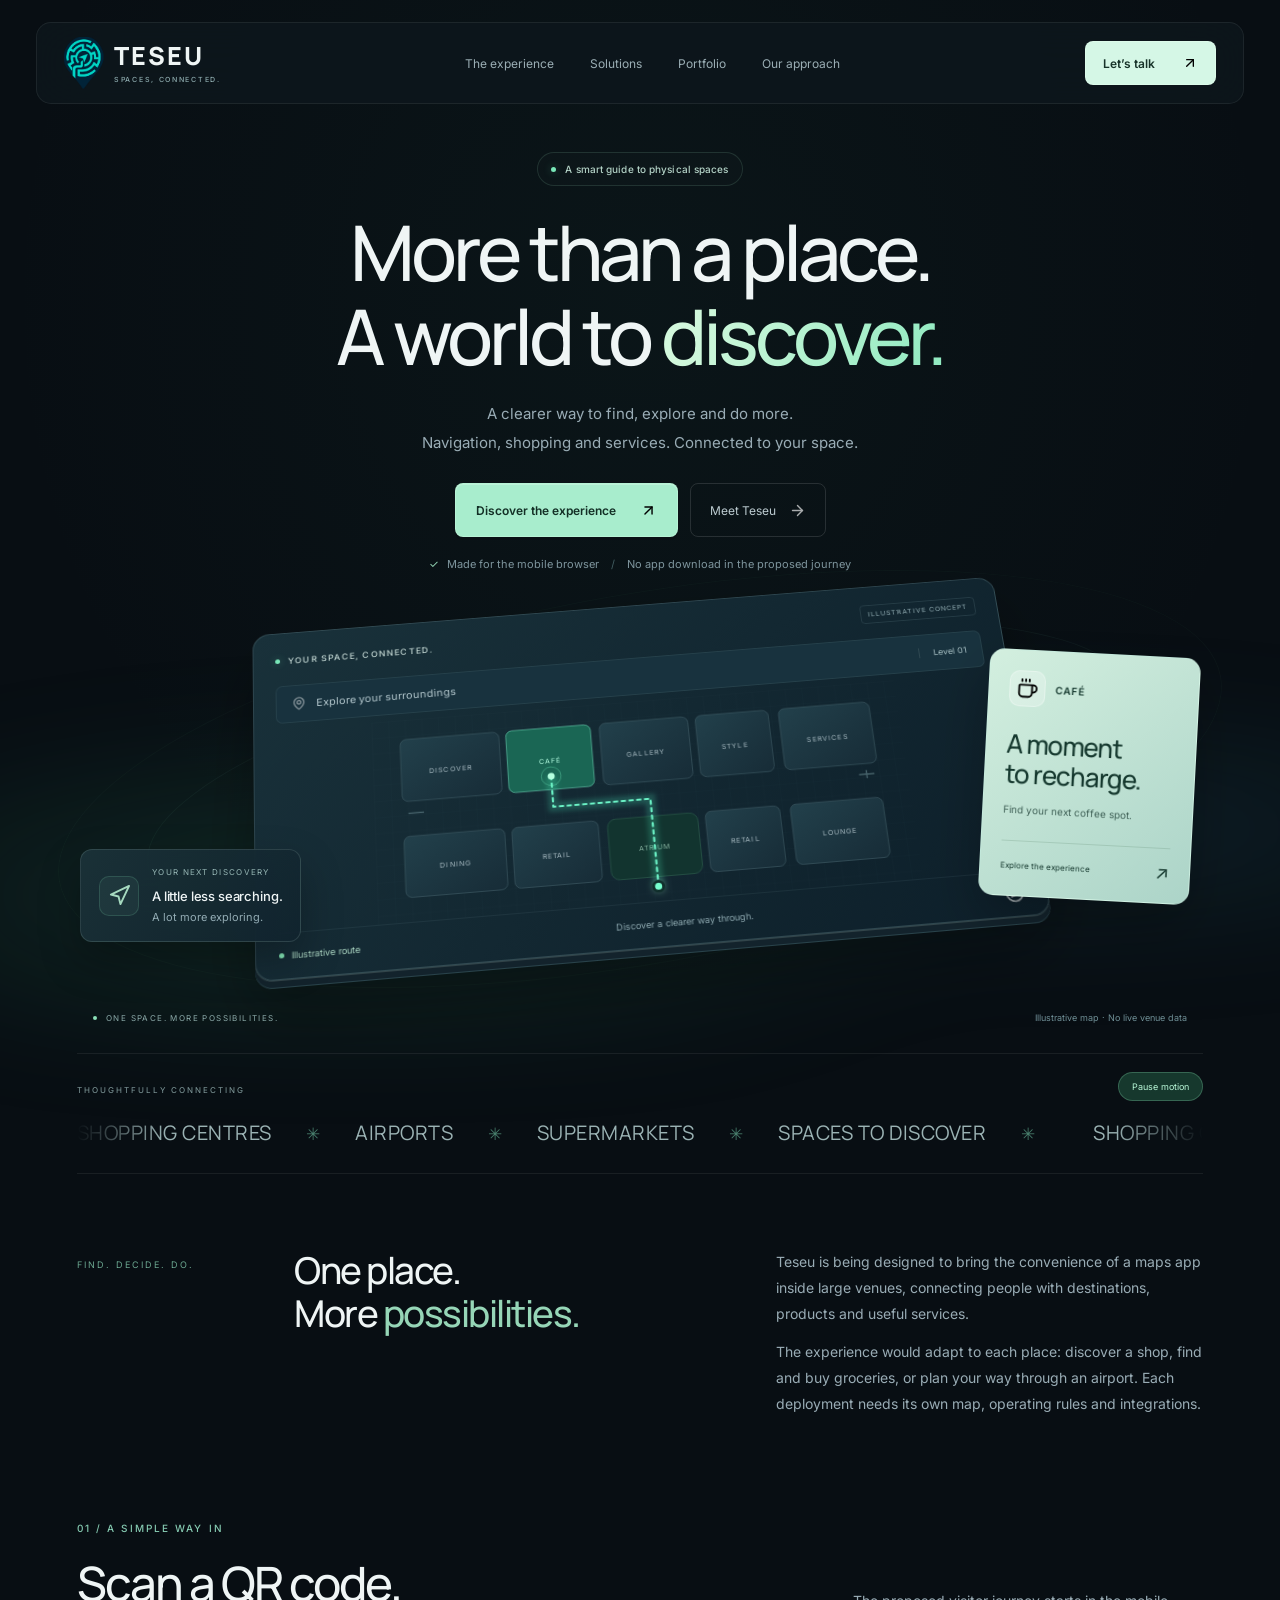
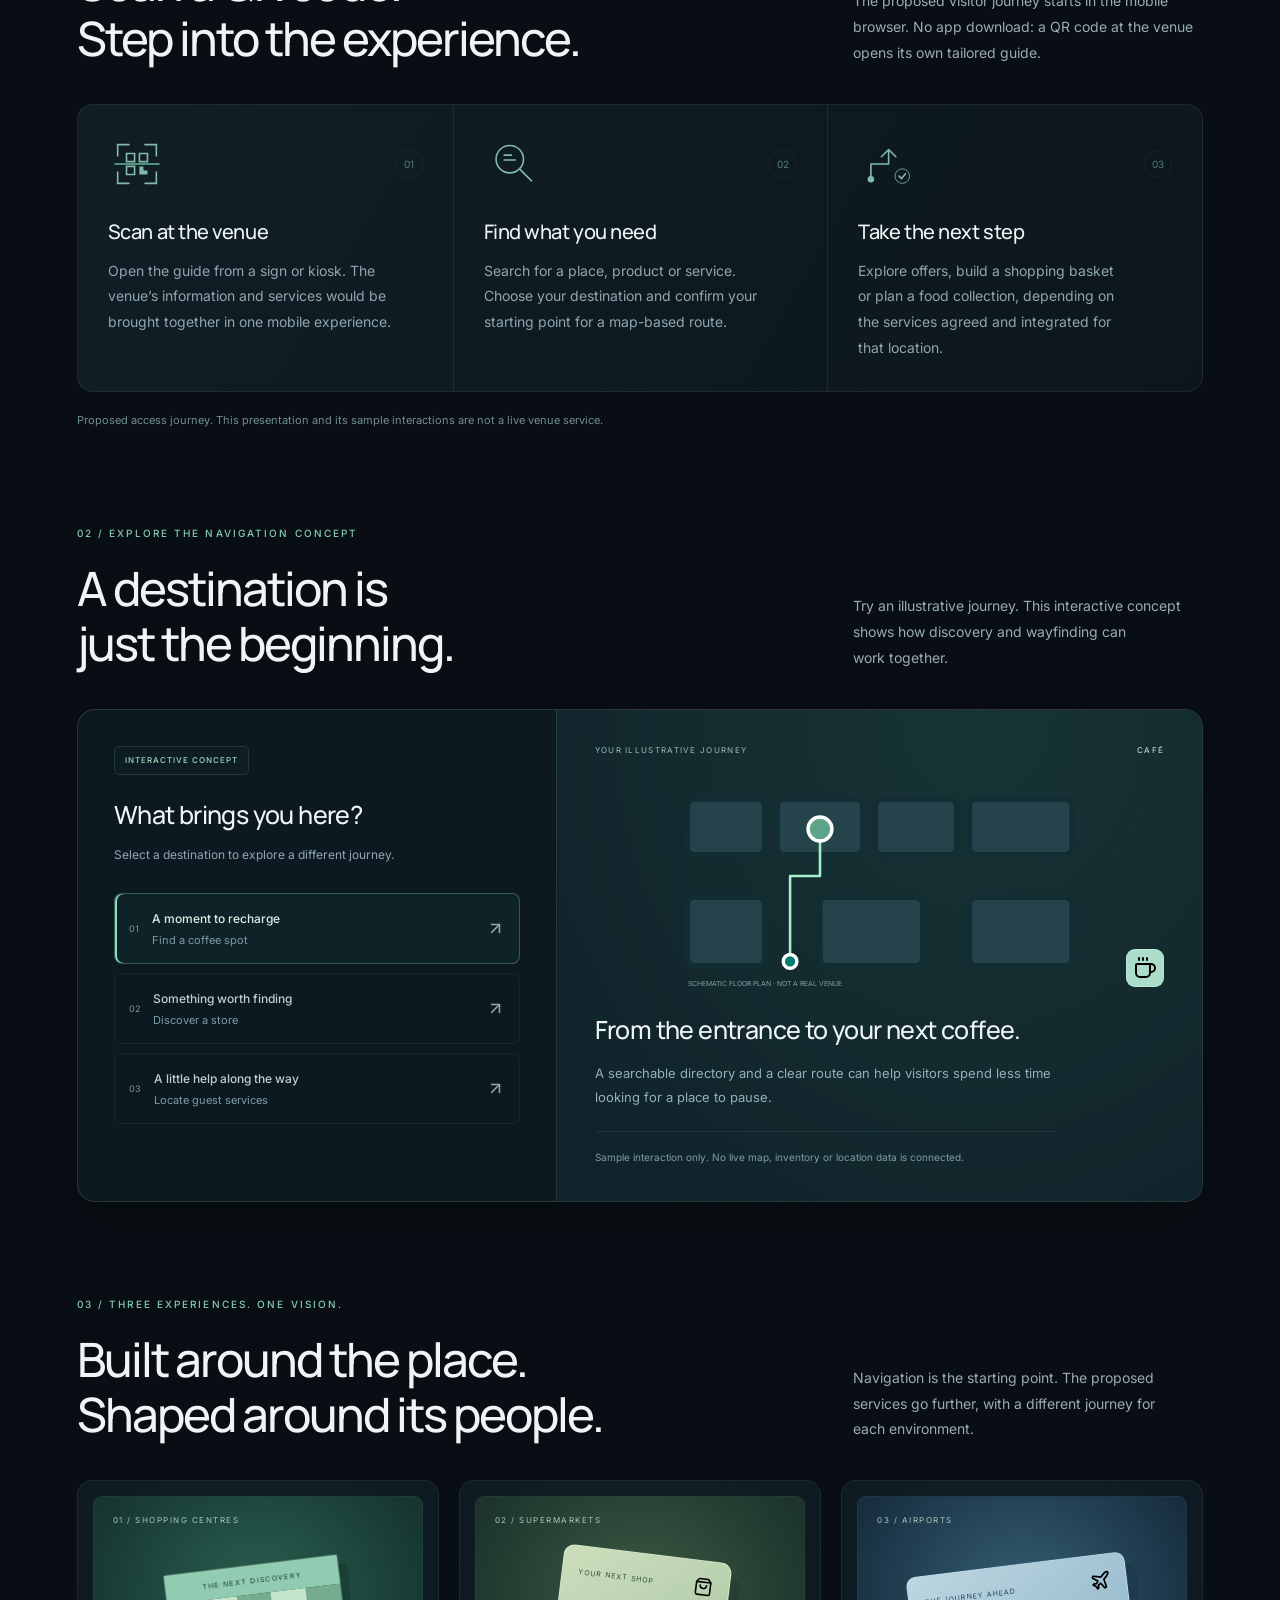
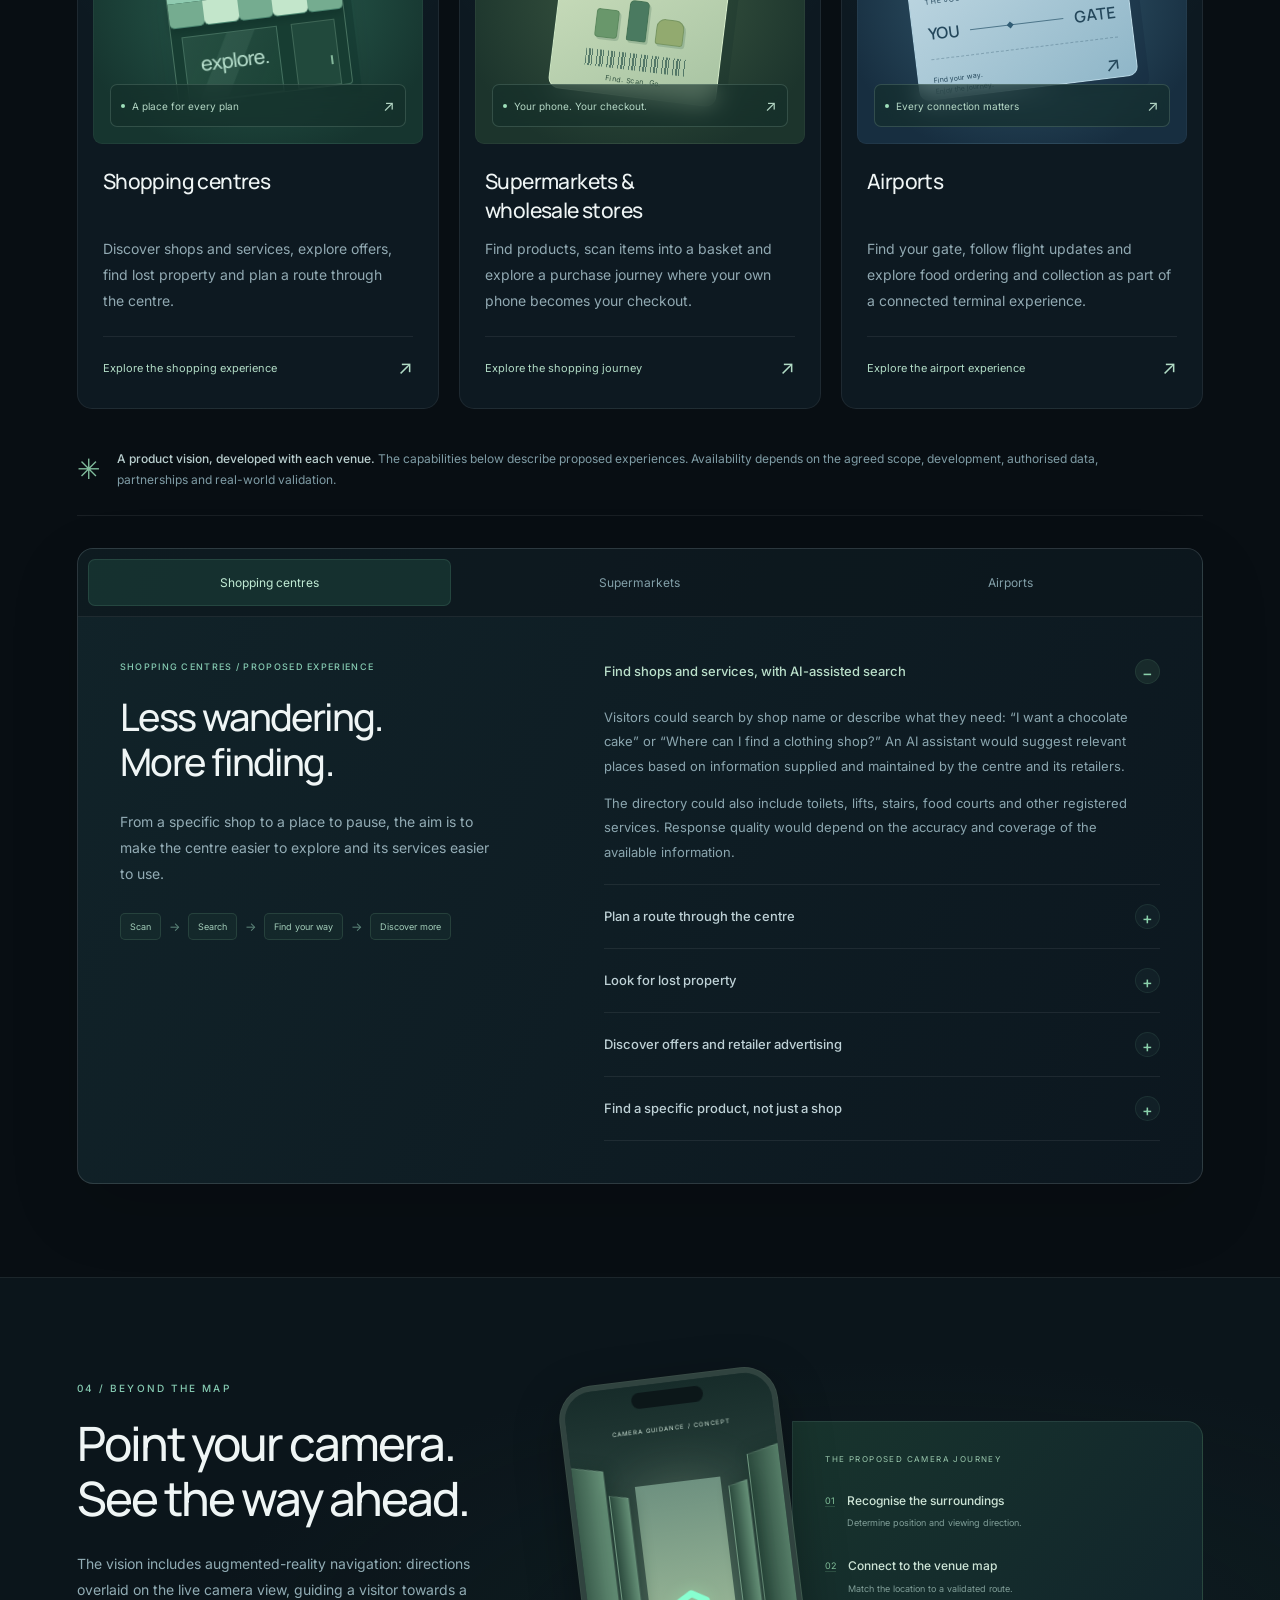
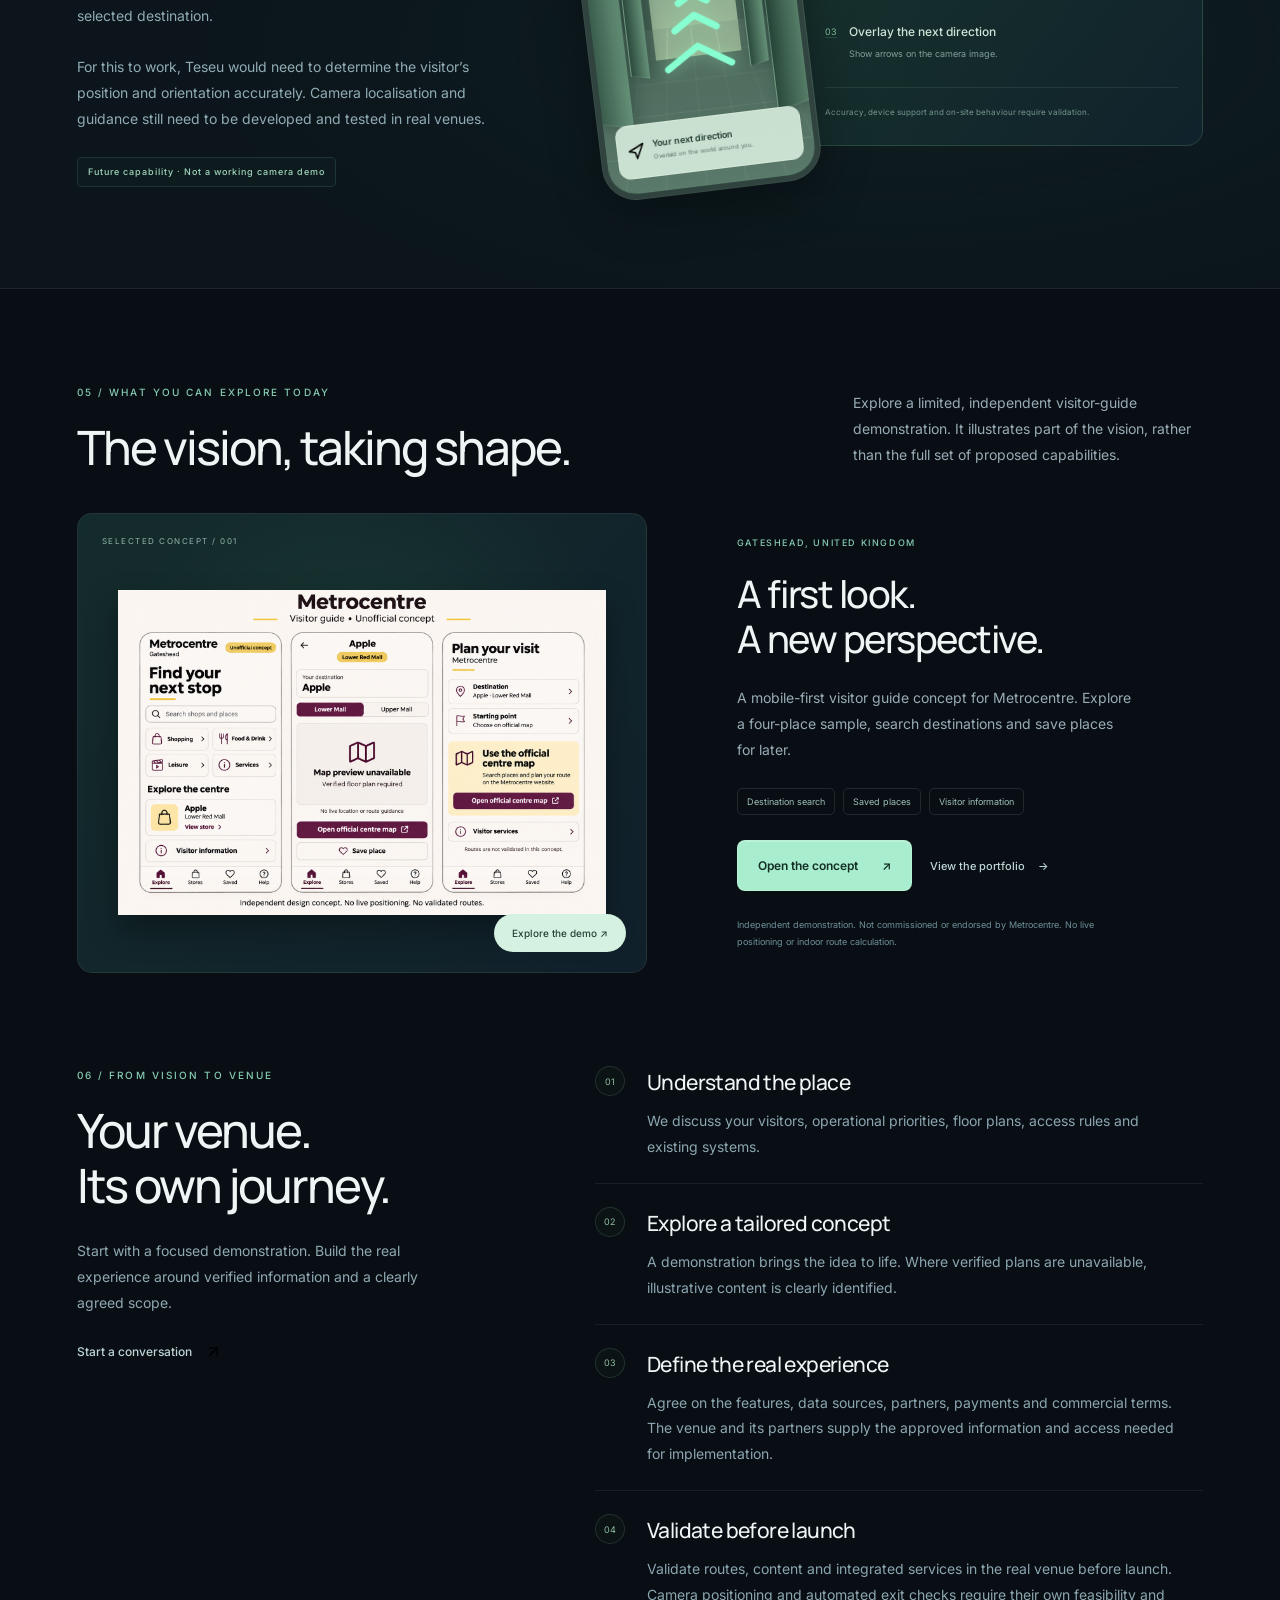
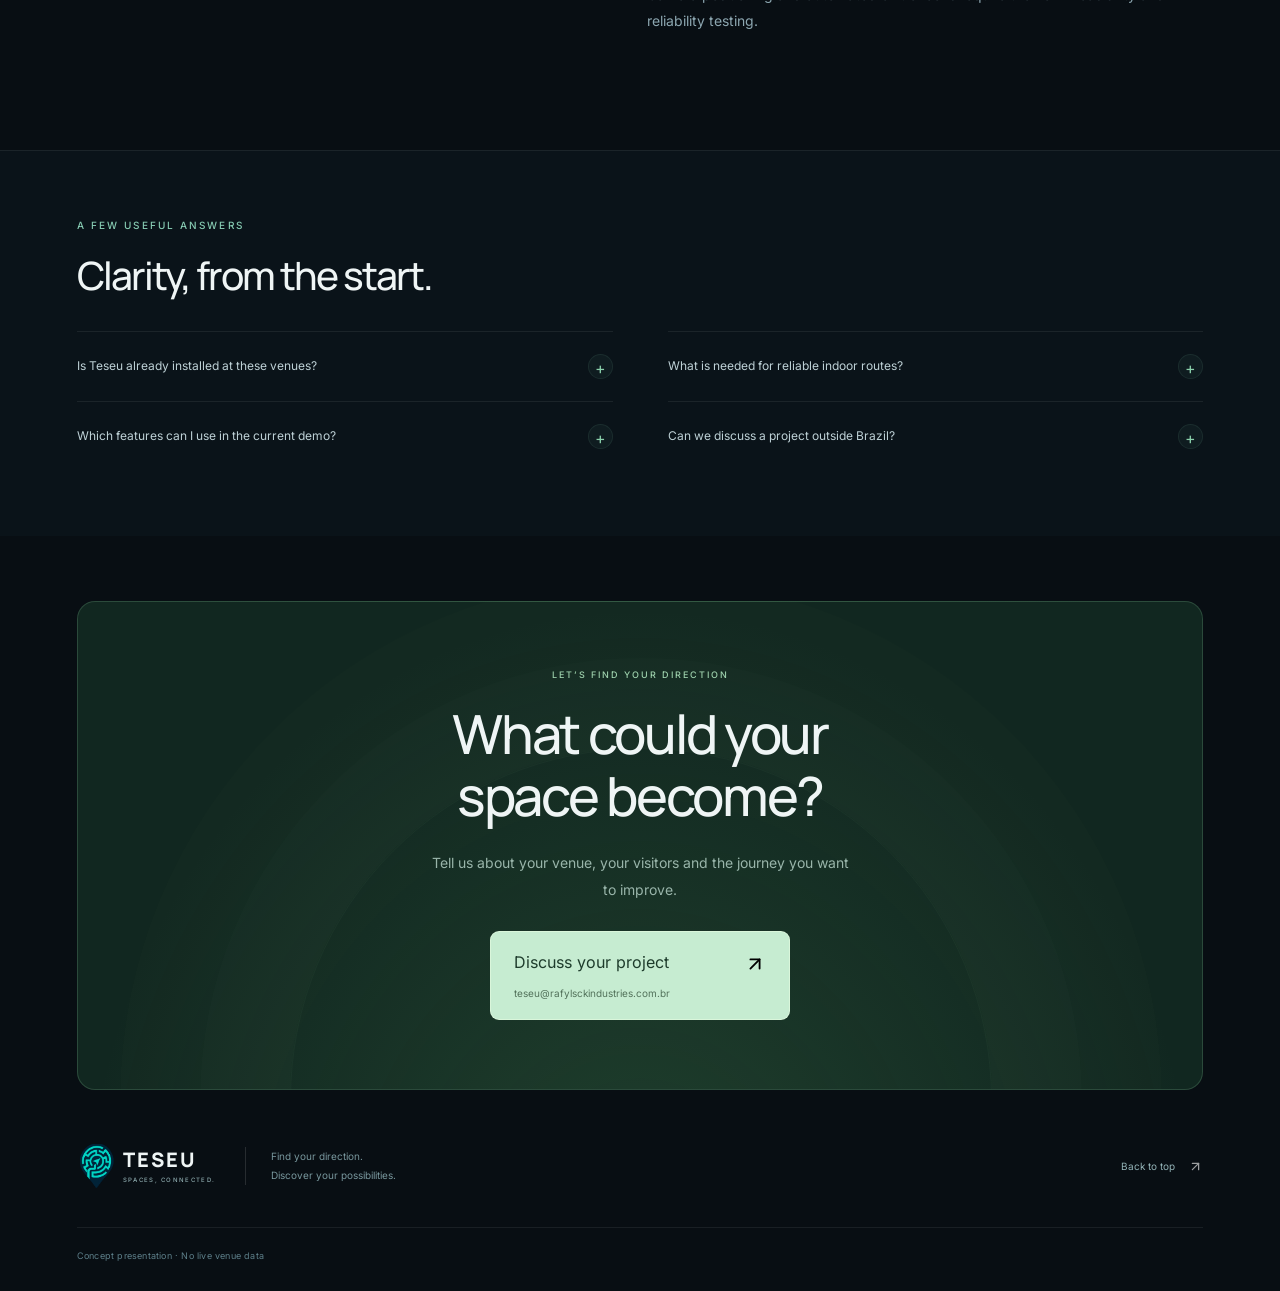
<file: index.html>
<!doctype html>
<html lang="en"><head><meta charset="utf-8"><meta name="viewport" content="width=device-width, initial-scale=1"><meta name="theme-color" content="#070b10"><meta name="description" content="Teseu is a vision for a smart mobile guide to physical spaces: navigation, shopping and services for shopping centres, supermarkets and airports."><title>Teseu — A smart guide to physical spaces</title><link rel="stylesheet" href="design.css"><link rel="stylesheet" href="motion.css"><link rel="icon" type="image/png" href="assets/teseu-simbolo-limpo.png"></head>
<body class="motion-enabled"><div class="scroll-progress" aria-hidden="true"></div><a class="skip" href="#main">Skip to content</a><header><a class="brand" href="#inicio" aria-label="Projeto Teseu home"><span class="brand-mark" aria-hidden="true"><img src="assets/teseu-simbolo-limpo.png" alt="" width="700" height="700"></span><span class="brand-name">TESEU<small>SPACES, CONNECTED.</small></span></a><button class="menu-toggle" type="button" aria-label="Open navigation" aria-expanded="false" aria-controls="site-navigation"><span></span><span></span></button><nav id="site-navigation" aria-label="Main navigation"><a href="#experience">The experience</a><a href="#concepts">Solutions</a><a href="portfolio/">Portfolio</a><a href="#approach">Our approach</a></nav><a class="nav-cta" href="#contact">Let’s talk <span>↗</span></a></header>
<main id="main"><section class="hero" id="inicio"><div class="hero-copy"><p class="eyebrow"><span class="dot"></span> A smart guide to physical spaces</p><h1>More than a place.<br>A world to <em>discover.</em></h1><p class="intro">A clearer way to find, explore and do more. <br>Navigation, shopping and services. Connected to your space.</p><div class="hero-actions"><a class="button" href="#experience">Discover the experience <span>↗</span></a><a class="text-link" href="#approach">Meet Teseu <span>→</span></a></div><p class="hero-foot"><span class="mini-check" aria-hidden="true">✓</span> Made for the mobile browser <span class="foot-divider">/</span> No app download in the proposed journey</p></div><div class="hero-scene"><div class="scene-glow" aria-hidden="true"></div><div class="scene-orbit orbit-one" aria-hidden="true"></div><div class="scene-orbit orbit-two" aria-hidden="true"></div>
<div class="hero-art" aria-label="Illustrative indoor navigation map"><div class="art-top"><span class="art-brand"><span class="dot"></span> YOUR SPACE, CONNECTED.</span><span class="live-label">ILLUSTRATIVE CONCEPT</span></div><div class="map-toolbar"><span><img src="assets/icons/map-pin.svg" alt="" width="15" height="15"> Explore your surroundings</span><span class="floor-label">Level 01</span></div>
<div class="map-grid"><svg viewBox="0 0 760 300" role="img" aria-labelledby="maptitle"><title id="maptitle">Schematic venue with a highlighted route to a café. Illustrative layout, not a real venue.</title><defs><pattern id="mapgrid" width="24" height="24" patternUnits="userSpaceOnUse"><path d="M24 0H0V24" fill="none" stroke="#9bbfc6" stroke-opacity=".055" stroke-width=".8"/></pattern><linearGradient id="unitfill" x1="0" x2="1" y1="0" y2="1"><stop stop-color="#22404b"/><stop offset="1" stop-color="#172c37"/></linearGradient><filter id="route-glow"><feGaussianBlur stdDeviation="4"/></filter></defs><rect width="760" height="300" fill="url(#mapgrid)"/><g fill="url(#unitfill)" stroke="#3c5661" stroke-width="1"><rect x="40" y="30" width="142" height="94" rx="9"/><rect x="192" y="30" width="122" height="94" rx="9"/><rect x="327" y="30" width="128" height="94" rx="9"/><rect x="466" y="30" width="106" height="94" rx="9"/><rect x="587" y="30" width="132" height="94" rx="9"/><rect x="40" y="176" width="142" height="89" rx="9"/><rect x="192" y="176" width="122" height="89" rx="9"/><rect x="466" y="176" width="106" height="89" rx="9"/><rect x="587" y="176" width="132" height="89" rx="9"/></g><rect x="327" y="176" width="128" height="89" rx="12" fill="#12342f" stroke="#2c5b4b"/><rect x="192" y="30" width="122" height="94" rx="9" fill="#1a6654" stroke="#58b99c"/><g font-family="Inter,Arial,sans-serif" font-size="10" letter-spacing="1.5" fill="#a6b9c0" text-anchor="middle"><text x="111" y="84">DISCOVER</text><text x="253" y="84" fill="#b5ffe3">CAFÉ</text><text x="391" y="84">GALLERY</text><text x="519" y="84">STYLE</text><text x="653" y="84">SERVICES</text><text x="111" y="226">DINING</text><text x="253" y="226">RETAIL</text><text x="391" y="226" fill="#85b19e">ATRIUM</text><text x="519" y="226">RETAIL</text><text x="653" y="226">LOUNGE</text></g><path class="route-halo" d="M391 279V150H253V104" fill="none" stroke="#4ef0bd" stroke-opacity=".22" stroke-width="14" filter="url(#route-glow)"/><path class="hero-route" d="M391 279V150H253V104" fill="none" stroke="#6bf3c6" stroke-width="3" stroke-linejoin="round" stroke-linecap="round" stroke-dasharray="5 6"/><circle class="route-traveler" r="5" fill="#e4ffe9"/><circle cx="391" cy="279" r="7" fill="#77ffcf" stroke="#102e2b" stroke-width="4"/><circle class="destination-pulse" cx="253" cy="104" r="14" fill="none" stroke="#74f1c1" stroke-opacity=".5"/><circle cx="253" cy="104" r="5" fill="#b4ffdf"/><g stroke="#45616a" stroke-width="2"><path d="M691 140h22m-11-6v12"/><path d="M48 142h22"/></g></svg></div>
<div class="map-bottom"><span><i></i> Illustrative route</span><span>Discover a clearer way through.</span><img src="assets/icons/compass.svg" alt="" width="19" height="19"></div></div>
<div class="scene-caption caption-left"><span class="caption-symbol"><img src="assets/icons/navigation.svg" alt="" width="23" height="23"></span><div><small>YOUR NEXT DISCOVERY</small><strong>A little less searching.</strong><p>A lot more exploring.</p></div></div>
<div class="destination-card"><div class="destination-card-top"><span class="destination-icon"><img src="assets/icons/coffee.svg" alt="" width="22" height="22"></span><span>CAFÉ</span><i></i></div><h3>A moment<br>to recharge.</h3><p>Find your next coffee spot.</p><div class="destination-card-foot"><span>Explore the experience</span><span>↗</span></div></div>
<div class="scene-bottom"><span><i></i> ONE SPACE. MORE POSSIBILITIES.</span><p>Illustrative map · No live venue data</p></div></div></section>
<div class="sector-strip"><span>THOUGHTFULLY CONNECTING</span><div class="ticker-window"><div class="ticker-track"><span>SHOPPING CENTRES <i>✳</i> AIRPORTS <i>✳</i> SUPERMARKETS <i>✳</i> SPACES TO DISCOVER <i>✳</i></span><span aria-hidden="true">SHOPPING CENTRES <i>✳</i> AIRPORTS <i>✳</i> SUPERMARKETS <i>✳</i> SPACES TO DISCOVER <i>✳</i></span></div></div><button class="motion-toggle" type="button" aria-pressed="false">Pause motion</button></div><section class="statement"><p>FIND. DECIDE. DO.</p><h2>One place.<br>More <span>possibilities.</span></h2><div><p>Teseu is being designed to bring the convenience of a maps app inside large venues, connecting people with destinations, products and useful services.</p><p>The experience would adapt to each place: discover a shop, find and buy groceries, or plan your way through an airport. Each deployment needs its own map, operating rules and integrations.</p></div></section>
<section class="access-section section-pad" aria-labelledby="access-title"><div class="section-head"><div><p class="eyebrow">01 / A simple way in</p><h2 id="access-title">Scan a QR code.<br>Step into the experience.</h2></div><p>The proposed visitor journey starts in the mobile browser. No app download: a QR code at the venue opens its own tailored guide.</p></div><ol class="access-steps"><li><div class="access-visual"><svg viewBox="0 0 72 72" fill="none" aria-hidden="true"><path d="M12 26V12h14m20 0h14v14m0 20v14H46m-20 0H12V46" stroke="currentColor" stroke-width="2" stroke-linecap="round"/><path d="M23 23h10v10H23zm16 0h10v10H39zM23 39h10v10H23z" stroke="currentColor" stroke-width="2"/><path d="M39 39h5v5h5v5H39z" fill="currentColor"/><path class="scan-beam" d="M8 36h56" stroke="#8cf7cf" stroke-width="2"/></svg><span>01</span></div><h3>Scan at the venue</h3><p>Open the guide from a sign or kiosk. The venue’s information and services would be brought together in one mobile experience.</p></li><li><div class="access-visual"><svg viewBox="0 0 72 72" fill="none" aria-hidden="true"><circle cx="32" cy="30" r="17" stroke="currentColor" stroke-width="2"/><path d="m45 43 14 14M25 31h14m-14-6h9" stroke="currentColor" stroke-width="2" stroke-linecap="round"/></svg><span>02</span></div><h3>Find what you need</h3><p>Search for a place, product or service. Choose your destination and confirm your starting point for a map-based route.</p></li><li><div class="access-visual"><svg viewBox="0 0 72 72" fill="none" aria-hidden="true"><path d="M16 53V36h22V18m-9 9 9-9 9 9" stroke="currentColor" stroke-width="2" stroke-linecap="round" stroke-linejoin="round"/><circle cx="16" cy="55" r="4" fill="currentColor"/><circle cx="55" cy="51" r="9" stroke="currentColor"/><path d="m51 51 3 3 5-6" stroke="currentColor" stroke-width="2" stroke-linecap="round"/></svg><span>03</span></div><h3>Take the next step</h3><p>Explore offers, build a shopping basket or plan a food collection, depending on the services agreed and integrated for that location.</p></li></ol><p class="scope-caption">Proposed access journey. This presentation and its sample interactions are not a live venue service.</p></section>
<section id="experience" class="experience section-pad"><div class="section-head"><div><p class="eyebrow">02 / Explore the navigation concept</p><h2>A destination is<br>just the beginning.</h2></div><p>Try an illustrative journey. This interactive concept shows how discovery and wayfinding can work together.</p></div><div class="explorer"><div class="explorer-panel"><span class="tag">INTERACTIVE CONCEPT</span><h3>What brings you here?</h3><p>Select a destination to explore a different journey.</p><div class="destinations" role="group" aria-label="Choose a sample destination"><button class="destination active" data-destination="coffee" aria-pressed="true"><span>01</span><div><strong>A moment to recharge</strong><small>Find a coffee spot</small></div><b>↗</b></button><button class="destination" data-destination="store" aria-pressed="false"><span>02</span><div><strong>Something worth finding</strong><small>Discover a store</small></div><b>↗</b></button><button class="destination" data-destination="service" aria-pressed="false"><span>03</span><div><strong>A little help along the way</strong><small>Locate guest services</small></div><b>↗</b></button></div></div><div class="journey" aria-live="polite"><div class="journey-caption"><span>YOUR ILLUSTRATIVE JOURNEY</span><span id="journey-kind">CAFÉ</span></div><div class="journey-diagram"><svg viewBox="0 0 500 240" role="img" aria-label="Illustrative route, updated with your selected destination"><g fill="#d4e3dc" stroke="#eef4ef" stroke-width="5"><rect x="25" y="20" width="90" height="65" rx="8"/><rect x="130" y="20" width="100" height="65" rx="8"/><rect x="245" y="20" width="95" height="65" rx="8"/><rect x="355" y="20" width="120" height="65" rx="8"/><rect x="25" y="135" width="90" height="80" rx="8"/><rect x="180" y="135" width="120" height="80" rx="8"/><rect x="355" y="135" width="120" height="80" rx="8"/></g><path id="demo-route" d="M145 210V110H180V65" fill="none" stroke="#007c70" stroke-width="4" stroke-linejoin="round" stroke-linecap="round"/><circle cx="145" cy="210" r="8" fill="#007c70" stroke="white" stroke-width="4"/><circle id="demo-pin" cx="180" cy="55" r="14" fill="#0b302e" stroke="white" stroke-width="4"/><text x="25" y="239" font-size="9" fill="#527168">SCHEMATIC FLOOR PLAN · NOT A REAL VENUE</text></svg><div class="end-node" id="journey-icon" aria-hidden="true">☕</div></div><h3 id="journey-title">From the entrance to your next coffee.</h3><p id="journey-description">A searchable directory and a clear route can help visitors spend less time looking for a place to pause.</p><p class="fineprint">Sample interaction only. No live map, inventory or location data is connected.</p></div></div></section>
<section id="concepts" class="concepts section-pad"><div class="section-head"><div><p class="eyebrow">03 / Three experiences. One vision.</p><h2>Built around the place.<br>Shaped around its people.</h2></div><p>Navigation is the starting point. The proposed services go further, with a different journey for each environment.</p></div><div class="concept-grid">
<article><div class="concept-visual mall" aria-hidden="true"><span class="visual-kicker">01 / SHOPPING CENTRES</span><div class="storefront"><div class="storefront-sign">THE NEXT DISCOVERY</div><div class="storefront-awning"><i></i><i></i><i></i><i></i><i></i></div><div class="storefront-window"><span>explore.</span><i></i></div><div class="storefront-door"></div></div><div class="visual-pill"><span class="visual-dot"></span> A place for every plan <b>↗</b></div></div><h3>Shopping centres</h3><p>Discover shops and services, explore offers, find lost property and plan a route through the centre.</p><a class="solution-link" href="#shopping">Explore the shopping experience <span aria-hidden="true">↗</span></a></article>
<article><div class="concept-visual retail" aria-hidden="true"><span class="visual-kicker">02 / SUPERMARKETS</span><div class="basket-card"><div><span>YOUR NEXT SHOP</span><img src="assets/icons/shopping-bag.svg" alt="" width="19" height="19"></div><div class="basket-products"><i></i><i></i><i></i></div><div class="barcode"></div><div class="basket-label">Find. Scan. Go.</div></div><div class="visual-pill"><span class="visual-dot"></span> Your phone. Your checkout. <b>↗</b></div></div><h3>Supermarkets & wholesale stores</h3><p>Find products, scan items into a basket and explore a purchase journey where your own phone becomes your checkout.</p><a class="solution-link" href="#supermarkets">Explore the shopping journey <span aria-hidden="true">↗</span></a></article>
<article><div class="concept-visual airport" aria-hidden="true"><span class="visual-kicker">03 / AIRPORTS</span><div class="boarding-card"><div><span>THE JOURNEY AHEAD</span><img src="assets/icons/plane.svg" alt="" width="21" height="21"></div><div class="flight-path"><span>YOU</span><i></i><span>GATE</span></div><div class="boarding-bottom"><span>Find your way.<br><strong>Enjoy the journey.</strong></span><b>↗</b></div></div><div class="visual-pill"><span class="visual-dot"></span> Every connection matters <b>↗</b></div></div><h3>Airports</h3><p>Find your gate, follow flight updates and explore food ordering and collection as part of a connected terminal experience.</p><a class="solution-link" href="#airports">Explore the airport experience <span aria-hidden="true">↗</span></a></article></div>
<div class="portfolio-note"><span class="asterisk" aria-hidden="true">✳</span><p><strong>A product vision, developed with each venue.</strong> The capabilities below describe proposed experiences. Availability depends on the agreed scope, development, authorised data, partnerships and real-world validation.</p></div></section>
<div class="solution-hub"><div class="solution-switcher" hidden role="tablist" aria-label="Explore an environment"><button id="tab-shopping" type="button" role="tab" aria-controls="shopping" aria-selected="true" tabindex="0">Shopping centres</button><button id="tab-supermarkets" type="button" role="tab" aria-controls="supermarkets" aria-selected="false" tabindex="-1">Supermarkets</button><button id="tab-airports" type="button" role="tab" aria-controls="airports" aria-selected="false" tabindex="-1">Airports</button></div><section id="shopping" class="solution-detail section-pad" aria-labelledby="shopping-title"><div class="solution-intro"><p class="eyebrow">Shopping centres / Proposed experience</p><h2 id="shopping-title">Less wandering.<br>More finding.</h2><p>From a specific shop to a place to pause, the aim is to make the centre easier to explore and its services easier to use.</p><div class="journey-flow" aria-label="Proposed shopping centre journey"><span>Scan</span><i>→</i><span>Search</span><i>→</i><span>Find your way</span><i>→</i><span>Discover more</span></div></div><div class="solution-topics">
<details open><summary>Find shops and services, with AI-assisted search</summary><div><p>Visitors could search by shop name or describe what they need: “I want a chocolate cake” or “Where can I find a clothing shop?” An AI assistant would suggest relevant places based on information supplied and maintained by the centre and its retailers.</p><p>The directory could also include toilets, lifts, stairs, food courts and other registered services. Response quality would depend on the accuracy and coverage of the available information.</p></div></details>
<details><summary>Plan a route through the centre</summary><div><p>After choosing a destination, visitors would enter or confirm their starting point. An interactive map would show a route through the centre’s corridors, based on approved floor plans and validated connections.</p><p>Camera-based directions are also part of the vision, with separate development and on-site positioning tests required.</p></div></details>
<details><summary>Look for lost property</summary><div><p>The centre could register found items with descriptions and, where appropriate, photos. Visitors could browse the list and follow the centre’s process to confirm ownership and collect an item.</p></div></details>
<details><summary>Discover offers and retailer advertising</summary><div><p>Retailers could promote products, offers and promotions within the guide. Clearly labelled advertising could create a commercial opportunity, with pricing and any revenue share for the centre agreed through negotiation.</p></div></details>
<details><summary>Find a specific product, not just a shop</summary><div><p>A future extension could help visitors identify shops offering a particular product. Reliable availability would require retailer system integrations or another agreed process for keeping product information current.</p></div></details>
</div></section>
<section id="supermarkets" class="solution-detail section-pad" aria-labelledby="supermarket-title"><div class="solution-intro"><p class="eyebrow">Supermarkets & wholesale stores / Proposed experience</p><h2 id="supermarket-title">Find it. Scan it.<br>Make it your checkout.</h2><p>A proposed combination of indoor product discovery and mobile self-checkout. The aim is to let customers register and pay for purchases using their own phones.</p><div class="journey-flow" aria-label="Proposed supermarket journey"><span>Find</span><i>→</i><span>Scan</span><i>→</i><span>Pay</span><i>→</i><span>Verify</span></div></div><div class="solution-topics">
<details open><summary>Enter with benefits or as a guest</summary><div><p>A QR code on a sign or kiosk would open the guide in the customer’s browser. The proposed options are identification through the retailer’s loyalty programme, using a CPF in Brazil and the authentication process defined by the retailer, or a guest purchase session with a temporary code.</p><p>Benefits such as cashback would depend on an integration with an existing retailer programme. Identification, session handling and use of customer data would be agreed with the retailer.</p></div></details>
<details><summary>Find products, prices and offers</summary><div><p>Customers could search a connected catalogue, consult prices and offers, and find a route to the aisle and location assigned to a product. Camera-based guidance is a further development goal.</p><p>Catalogue data, prices, stock and shelf locations would need to be supplied, integrated and kept up to date by the store.</p></div></details>
<details><summary>Build a basket using the phone’s camera</summary><div><p>Customers would scan existing product barcodes as they pick up items. The virtual basket would list registered products and show the purchase total before checkout. Alternative labelling could also be studied with the retailer.</p></div></details>
<details><summary>Choose a conventional checkout or mobile payment</summary><div><p>Customers could continue to a conventional checkout under the store’s agreed process, or complete payment in the site using supported integrations, such as Pix, cards and digital wallets, including Apple Pay where available.</p><p>Unlike a shared self-service kiosk, each customer would use their own phone. The aim is to avoid the conventional checkout queue when paying online, while following the store’s verification process.</p></div></details>
<details><summary>Verify the purchase at the exit</summary><div><p>The proposed exit flow would compare the paid purchase with tagged items detected by sensors. A discrepancy could alert staff to carry out a check.</p><p><strong>This capability still needs feasibility studies and real-world validation.</strong> Tag and sensor technology, reliability, costs and discrepancy procedures would be assessed with the retailer. Scanning a barcode into a basket does not, by itself, enable automatic remote detection of every item at the exit.</p></div></details>
</div></section>
<section id="airports" class="solution-detail section-pad" aria-labelledby="airport-title"><div class="solution-intro"><p class="eyebrow">Airports / Proposed experience</p><h2 id="airport-title">Your flight.<br>Your way through.</h2><p>A connected terminal journey: find a service, follow flight information, collect a meal and make your way towards the gate.</p><div class="journey-flow" aria-label="Proposed airport journey"><span>Check your flight</span><i>→</i><span>Plan a stop</span><i>→</i><span>Find your gate</span></div></div><div class="solution-topics">
<details open><summary>Navigate the terminal</summary><div><p>Passengers would scan a QR code and search the terminal map for check-in desks, boarding gates, baggage reclaim, toilets, shops, restaurants and other services.</p><p>Routes would need to reflect real floors, access restrictions, checkpoints and the areas each passenger may enter. Camera-based guidance would require additional development and validation.</p></div></details>
<details><summary>Follow flight times, status and gate updates</summary><div><p>Passengers could select or enter a flight to see its scheduled time, status and boarding gate, using an authorised, integrated data source. They could then select the gate as a destination.</p><p>Gate and time changes would be shown according to the source’s coverage and update capabilities; live flight information is not connected in the current demonstration.</p></div></details>
<details><summary>Order a meal and collect it at the counter</summary><div><p>Passengers could explore participating restaurants, choose a meal and order through Teseu, then follow the collection instructions and pick it up at the restaurant counter.</p><p>This would require agreements with each restaurant operator and integration with available ordering and payment services. No restaurant partnerships or API access are assumed.</p></div></details>
<details><summary>Explore flight booking as a future extension</summary><div><p>A further possibility is flight search and ticket purchases through authorised airlines or travel partners. Flight selection, payment, ticket issuance and support would need to be scoped with those partners.</p><p>Counter collection refers to food orders. Ticket issuance and presentation would follow the airline’s or travel partner’s process.</p></div></details>
</div></section>
</div><section id="camera-navigation" class="camera-vision section-pad" aria-labelledby="camera-title"><div><p class="eyebrow">04 / Beyond the map</p><h2 id="camera-title">Point your camera.<br>See the way ahead.</h2><p>The vision includes augmented-reality navigation: directions overlaid on the live camera view, guiding a visitor towards a selected destination.</p><p>For this to work, Teseu would need to determine the visitor’s position and orientation accurately. Camera localisation and guidance still need to be developed and tested in real venues.</p><span class="tag">Future capability · Not a working camera demo</span></div><div class="camera-composition"><div class="camera-phone" role="img" aria-label="Illustrative phone view of future camera navigation, not a working camera feed"><div class="phone-island"></div><span class="phone-caption">CAMERA GUIDANCE / CONCEPT</span><div class="corridor"><i></i><i></i><i></i><i></i><div class="corridor-end"></div></div><svg class="camera-arrows" viewBox="0 0 200 190" aria-hidden="true"><path d="m62 147 38-24 38 24m-63-45 25-16 25 16m-42-32 17-10 17 10" fill="none" stroke="#87ffd0" stroke-width="8" stroke-linejoin="round" stroke-linecap="round"/></svg><div class="phone-direction"><img src="assets/icons/navigation.svg" alt="" width="23" height="23"><div><strong>Your next direction</strong><small>Overlaid on the world around you.</small></div></div></div><div class="vision-diagram" role="img" aria-label="Conceptual steps for future camera guidance, not a live camera feed"><span class="vision-label">THE PROPOSED CAMERA JOURNEY</span><ol><li><span>01</span><div><strong>Recognise the surroundings</strong><small>Determine position and viewing direction.</small></div></li><li><span>02</span><div><strong>Connect to the venue map</strong><small>Match the location to a validated route.</small></div></li><li><span>03</span><div><strong>Overlay the next direction</strong><small>Show arrows on the camera image.</small></div></li></ol><p>Accuracy, device support and on-site behaviour require validation.</p></div></div></section>
<section id="venue-demos" class="featured section-pad"><div class="section-head"><div><p class="eyebrow">05 / What you can explore today</p><h2>The vision, taking shape.</h2></div><p>Explore a limited, independent visitor-guide demonstration. It illustrates part of the vision, rather than the full set of proposed capabilities.</p></div><div class="featured-project"><a class="project-preview" href="portfolio/demos/reino-unido-gateshead-metrocentre/index.html" aria-label="Explore the Metrocentre visitor guide concept"><span class="preview-label">SELECTED CONCEPT / 001</span><img src="portfolio/reino-unido-gateshead-metrocentre.png" alt="Preview of the Metrocentre mobile visitor guide concept" loading="lazy" width="800" height="1000"><span class="preview-open">Explore the demo ↗</span></a><div class="project-copy"><p class="eyebrow">GATESHEAD, UNITED KINGDOM</p><h3>A first look.<br>A new perspective.</h3><p>A mobile-first visitor guide concept for Metrocentre. Explore a four-place sample, search destinations and save places for later.</p><div class="project-features"><span>Destination search</span><span>Saved places</span><span>Visitor information</span></div><a class="button" href="portfolio/demos/reino-unido-gateshead-metrocentre/index.html">Open the concept <span>↗</span></a><a class="text-link" href="portfolio/">View the portfolio <span>→</span></a><small>Independent demonstration. Not commissioned or endorsed by Metrocentre. No live positioning or indoor route calculation.</small></div></div></section><section id="approach" class="approach section-pad"><div><p class="eyebrow">06 / From vision to venue</p><h2>Your venue.<br>Its own journey.</h2><p class="approach-intro">Start with a focused demonstration. Build the real experience around verified information and a clearly agreed scope.</p><a class="text-link" href="#contact">Start a conversation <span>↗</span></a></div><ol class="steps"><li><span>01</span><div><h3>Understand the place</h3><p>We discuss your visitors, operational priorities, floor plans, access rules and existing systems.</p></div></li><li><span>02</span><div><h3>Explore a tailored concept</h3><p>A demonstration brings the idea to life. Where verified plans are unavailable, illustrative content is clearly identified.</p></div></li><li><span>03</span><div><h3>Define the real experience</h3><p>Agree on the features, data sources, partners, payments and commercial terms. The venue and its partners supply the approved information and access needed for implementation.</p></div></li><li><span>04</span><div><h3>Validate before launch</h3><p>Validate routes, content and integrated services in the real venue before launch. Camera positioning and automated exit checks require their own feasibility and reliability testing.</p></div></li></ol></section>
<section class="faq section-pad"><p class="eyebrow">A few useful answers</p><h2>Clarity, from the start.</h2><div class="faq-grid"><details><summary>Is Teseu already installed at these venues?</summary><p>No customer deployments are claimed on this page. The examples shown are illustrative concepts, not partnerships or endorsements.</p></details><details><summary>What is needed for reliable indoor routes?</summary><p>A production route needs approved floor plans, mapped connections and on-site validation. The starting point may be entered or confirmed by the visitor. Automatic camera localisation is a separate development goal.</p></details><details><summary>Which features can I use in the current demo?</summary><p>The homepage offers a schematic route interaction. The Metrocentre demo has a four-place sample, search, saved places and links to official information. Camera navigation, payments, automated exit checks, flight updates and restaurant ordering are proposed capabilities, not live services in these demos.</p></details><details><summary>Can we discuss a project outside Brazil?</summary><p>Yes. We welcome international project conversations. Scope, delivery, pricing, payment currency and supported payment methods are agreed individually.</p></details></div></section>
<section id="contact" class="contact"><div><p class="eyebrow">Let’s find your direction</p><h2>What could your<br>space become?</h2><p>Tell us about your venue, your visitors and the journey you want to improve.</p></div><a class="contact-button" href="mailto:teseu@rafylsckindustries.com.br?subject=Teseu%20%E2%80%94%20Venue%20project%20inquiry&body=Venue%20name%3A%0ACountry%3A%0AWebsite%3A%0AWhat%20we%20would%20like%20to%20explore%3A%0A">Discuss your project <span>↗</span><small>teseu@rafylsckindustries.com.br</small></a></section></main><footer><a class="footer-brand" href="#inicio" aria-label="Projeto Teseu home"><span class="brand-mark" aria-hidden="true"><img src="assets/teseu-simbolo-limpo.png" alt="" width="700" height="700"></span><span class="brand-name">TESEU<small>SPACES, CONNECTED.</small></span></a><p>Find your direction.<br>Discover your possibilities.</p><a class="back-top" href="#">Back to top <span>↑</span></a><small>Concept presentation · No live venue data</small></footer><script src="app.js"></script><script src="refinement.js"></script></body></html>
</file>
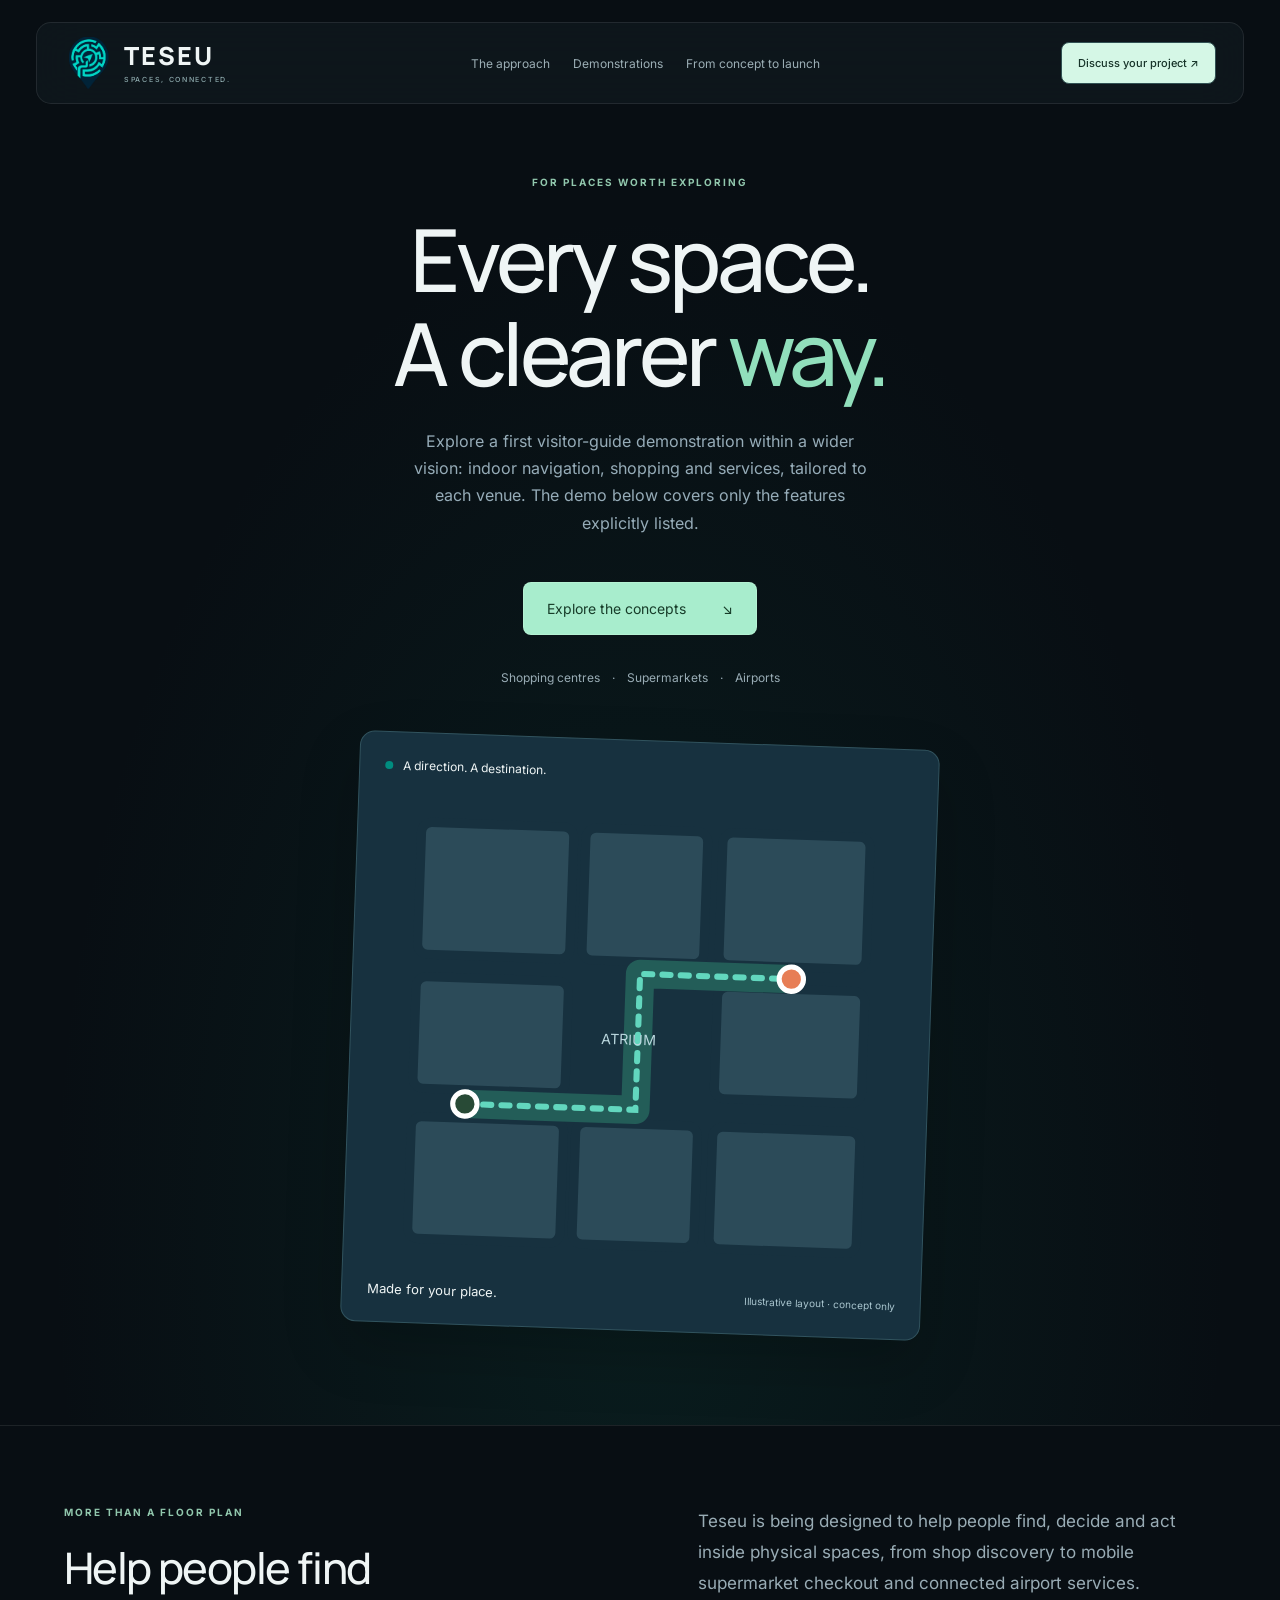
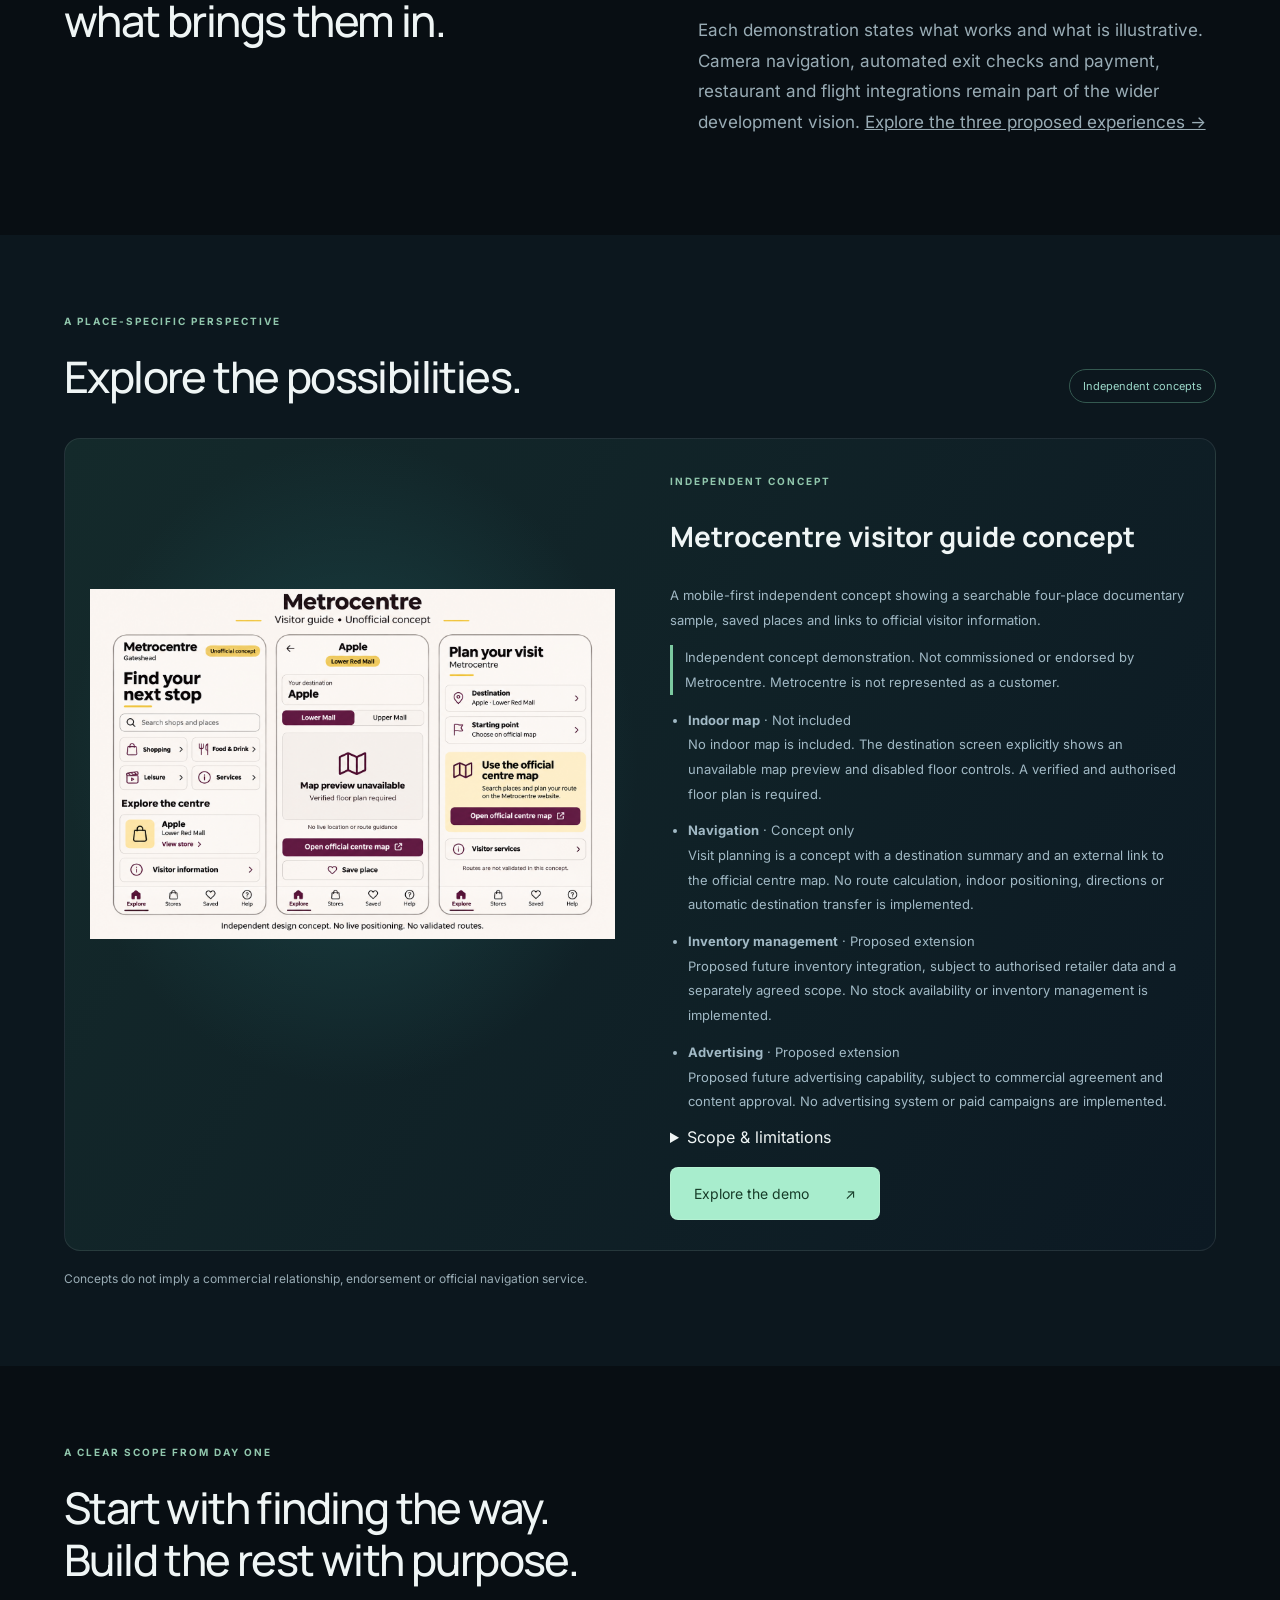
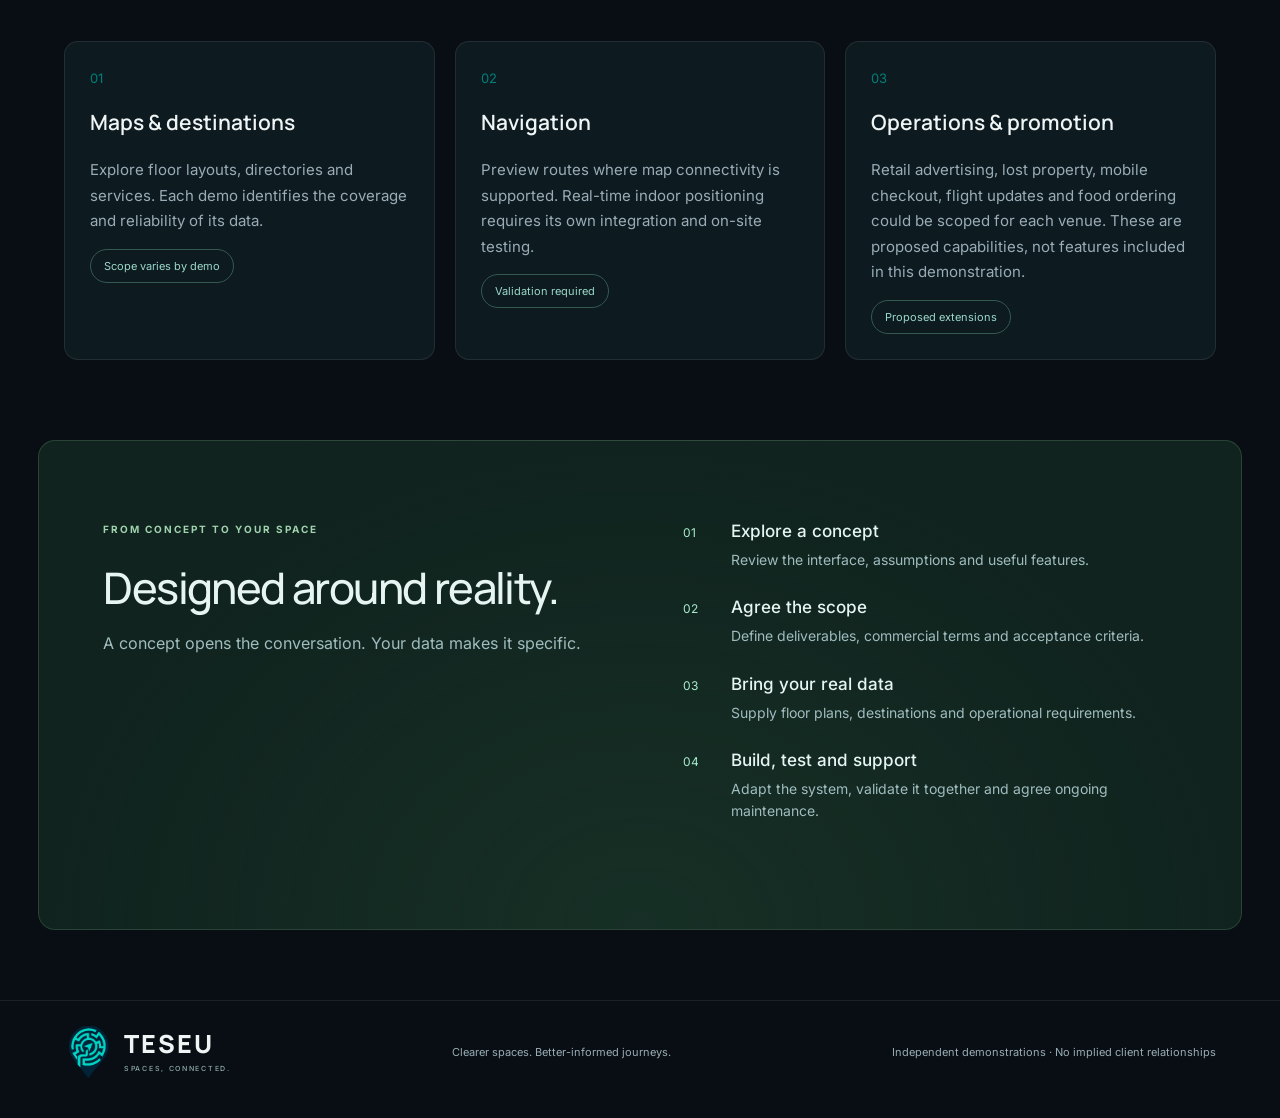
<file: portfolio/index.html>
<!doctype html>
<html lang="en"><head><meta charset="utf-8"><meta name="viewport" content="width=device-width, initial-scale=1"><meta name="description" content="Explore Teseu demonstrations and the wider vision for navigation, shopping and services in shopping centres, supermarkets and airports."><title>TESEU — A clearer way through every space</title><link rel="stylesheet" href="style.css"><link rel="stylesheet" href="brand.css"><link rel="stylesheet" href="premium.css"><link rel="icon" href="../assets/teseu-simbolo-limpo.png"></head>
<body><a class="skip" href="#main">Skip to content</a><header class="nav"><a class="wordmark" href="../" aria-label="Projeto Teseu home"><span class="brand-mark" aria-hidden="true"><img src="../assets/teseu-simbolo-limpo.png" alt="" width="700" height="700"></span><span class="brand-name">TESEU<small>SPACES, CONNECTED.</small></span></a><nav aria-label="Main navigation"><a href="#approach">The approach</a><a href="#demonstrations">Demonstrations</a><a href="#delivery">From concept to launch</a></nav><a class="nav-note" href="../#contact">Discuss your project ↗</a></header>
<main id="main"><section class="hero"><div class="hero-copy"><p class="eyebrow">For places worth exploring</p><h1>Every space.<br>A clearer <em>way.</em></h1><p class="intro">Explore a first visitor-guide demonstration within a wider vision: indoor navigation, shopping and services, tailored to each venue. The demo below covers only the features explicitly listed.</p><a class="button primary" href="#demonstrations">Explore the concepts <span aria-hidden="true">↘</span></a><div class="sectors">Shopping centres <span>·</span> Supermarkets <span>·</span> Airports</div></div><div class="map-art" role="img" aria-label="Illustrative indoor map with a highlighted route between two points, not a real floor plan"><div class="map-label"><span class="status-dot"></span> A direction. A destination.</div><svg viewBox="0 0 520 500" aria-hidden="true"><g fill="#dce4dc" stroke="#f5f5ed" stroke-width="9"><rect x="38" y="48" width="150" height="130" rx="10"/><rect x="200" y="48" width="120" height="130" rx="10"/><rect x="335" y="48" width="145" height="130" rx="10"/><rect x="38" y="200" width="150" height="110" rx="10"/><rect x="335" y="200" width="145" height="110" rx="10"/><rect x="38" y="338" width="150" height="120" rx="10"/><rect x="200" y="338" width="120" height="120" rx="10"/><rect x="335" y="338" width="145" height="120" rx="10"/></g><path d="M90 324H258V190H407" fill="none" stroke="#b2c58d" stroke-width="28" stroke-linecap="round" stroke-linejoin="round"/><path d="M90 324H258V190H407" fill="none" stroke="#284a36" stroke-width="6" stroke-dasharray="8 10" stroke-linecap="round"/><circle cx="90" cy="324" r="12" fill="#284a36" stroke="white" stroke-width="5"/><circle cx="407" cy="190" r="12" fill="#e77e56" stroke="white" stroke-width="5"/><text x="222" y="260" font-size="14" fill="#526354">ATRIUM</text></svg><div class="map-caption"><span>Made for your place.</span><small>Illustrative layout · concept only</small></div></div></section>
<section id="approach" class="approach"><div><p class="eyebrow">More than a floor plan</p><h2>Help people find<br>what brings them in.</h2></div><div class="approach-copy"><p>Teseu is being designed to help people find, decide and act inside physical spaces, from shop discovery to mobile supermarket checkout and connected airport services.</p><p>Each demonstration states what works and what is illustrative. Camera navigation, automated exit checks and payment, restaurant and flight integrations remain part of the wider development vision. <a href="../#concepts">Explore the three proposed experiences →</a></p></div></section>
<section id="demonstrations" class="gallery"><div class="section-title"><div><p class="eyebrow">A place-specific perspective</p><h2>Explore the possibilities.</h2></div><span class="pill">Independent concepts</span></div><div class="demos"><article class="demo"><img src="reino-unido-gateshead-metrocentre.png" alt="Interface concept for Metrocentre visitor guide concept" loading="lazy"><div class="demo-body"><span class="eyebrow">Independent concept</span><h3>Metrocentre visitor guide concept</h3><p>A mobile-first independent concept showing a searchable four-place documentary sample, saved places and links to official visitor information.</p><p class="notice">Independent concept demonstration. Not commissioned or endorsed by Metrocentre. Metrocentre is not represented as a customer.</p><ul><li><strong>Indoor map</strong> · Not included<br>No indoor map is included. The destination screen explicitly shows an unavailable map preview and disabled floor controls. A verified and authorised floor plan is required.</li><li><strong>Navigation</strong> · Concept only<br>Visit planning is a concept with a destination summary and an external link to the official centre map. No route calculation, indoor positioning, directions or automatic destination transfer is implemented.</li><li><strong>Inventory management</strong> · Proposed extension<br>Proposed future inventory integration, subject to authorised retailer data and a separately agreed scope. No stock availability or inventory management is implemented.</li><li><strong>Advertising</strong> · Proposed extension<br>Proposed future advertising capability, subject to commercial agreement and content approval. No advertising system or paid campaigns are implemented.</li></ul><details><summary>Scope & limitations</summary><ul><li>No physical indoor navigation</li><li>Only four documentary places</li><li>No inventory or advertising integration</li><li>No complete accessibility certification</li><li>External links not newly verified</li></ul></details><a class="button" href="demos/reino-unido-gateshead-metrocentre/index.html" rel="noopener">Explore the demo <span aria-hidden="true">↗</span></a></div></article></div><p class="fine">Concepts do not imply a commercial relationship, endorsement or official navigation service.</p></section>
<section class="scope"><p class="eyebrow">A clear scope from day one</p><h2>Start with finding the way.<br>Build the rest with purpose.</h2><div class="scope-grid"><article><span class="number">01</span><h3>Maps & destinations</h3><p>Explore floor layouts, directories and services. Each demo identifies the coverage and reliability of its data.</p><span class="tag">Scope varies by demo</span></article><article><span class="number">02</span><h3>Navigation</h3><p>Preview routes where map connectivity is supported. Real-time indoor positioning requires its own integration and on-site testing.</p><span class="tag">Validation required</span></article><article><span class="number">03</span><h3>Operations & promotion</h3><p>Retail advertising, lost property, mobile checkout, flight updates and food ordering could be scoped for each venue. These are proposed capabilities, not features included in this demonstration.</p><span class="tag">Proposed extensions</span></article></div></section>
<section id="delivery" class="delivery"><div><p class="eyebrow">From concept to your space</p><h2>Designed around reality.</h2><p>A concept opens the conversation. Your data makes it specific.</p></div><ol><li><strong>Explore a concept</strong><span>Review the interface, assumptions and useful features.</span></li><li><strong>Agree the scope</strong><span>Define deliverables, commercial terms and acceptance criteria.</span></li><li><strong>Bring your real data</strong><span>Supply floor plans, destinations and operational requirements.</span></li><li><strong>Build, test and support</strong><span>Adapt the system, validate it together and agree ongoing maintenance.</span></li></ol></section>
</main><footer><a class="wordmark" href="../" aria-label="Projeto Teseu home"><span class="brand-mark" aria-hidden="true"><img src="../assets/teseu-simbolo-limpo.png" alt="" width="700" height="700"></span><span class="brand-name">TESEU<small>SPACES, CONNECTED.</small></span></a><p>Clearer spaces. Better-informed journeys.</p><small>Independent demonstrations · No implied client relationships</small></footer></body></html>
</file>
<file: design.css>
@import url('assets/fonts/manrope.css');
@import url('assets/fonts/inter.css');
:root{--bg:#080e13;--surface:#0e1920;--ink:#eff5f5;--muted:#99acb5;--mint:#8ae5c0;--line:#ffffff12;--line-strong:#ffffff20;--gutter:max(6%,calc((100vw - 1240px)/2));--space:clamp(64px,7.3vw,110px);--ease:cubic-bezier(.2,.75,.25,1)}
*{box-sizing:border-box}html{scroll-behavior:smooth;scroll-padding-top:115px}body{margin:0;background:var(--bg);color:var(--ink);font-family:Inter,'Segoe UI',Arial,sans-serif;font-size:15px;-webkit-font-smoothing:antialiased}body:before{content:'';position:absolute;top:0;left:0;right:0;height:1000px;z-index:-1;background:radial-gradient(ellipse at 50% 30%,#2a705b13,transparent 70%);pointer-events:none}a{color:inherit;text-decoration:none}button,input{font:inherit}button,summary,a{-webkit-tap-highlight-color:transparent}button{cursor:pointer}img{max-width:100%}h1,h2,h3,p{margin:0;overflow-wrap:break-word}h1,h2,h3{font-family:Manrope,Inter,sans-serif;text-wrap:balance}p{text-wrap:pretty}h2{font-size:clamp(34px,3.7vw,52px);font-weight:500;line-height:1.16;letter-spacing:-2px}h3{font-weight:600;letter-spacing:-.6px}a,button{touch-action:manipulation}:focus-visible{outline:2px solid #9df1cf;outline-offset:5px}[hidden]{display:none!important}main{overflow:clip}.skip{position:fixed;top:-90px;left:15px;background:#b3f6d9;color:#102620;z-index:60;padding:14px 20px;border-radius:8px}.skip:focus{top:15px}.scroll-progress{position:fixed;top:0;left:0;height:2px;z-index:50;background:linear-gradient(90deg,#2a9d83,#9df1cf);width:0;pointer-events:none}
header{position:sticky;top:18px;display:flex;align-items:center;justify-content:space-between;gap:25px;width:calc(100% - 72px);max-width:1312px;height:82px;margin:22px auto 0;padding:0 27px;border:1px solid var(--line);border-radius:15px;background:#0e171dd9;backdrop-filter:blur(24px);z-index:30;transition:background .3s,border-color .3s,box-shadow .3s}header.scrolled{background:#0e191ff2;border-color:#ffffff20;box-shadow:0 15px 45px #0005}.brand,.footer-brand{display:flex;align-items:center;gap:10px;flex-shrink:0}.brand-mark{position:relative;display:block;overflow:hidden;width:40px;height:52px;flex-shrink:0}.brand-mark img{position:absolute;max-width:none;width:84px;height:84px;left:-21px;top:-5px;filter:drop-shadow(0 0 8px #45e8c617)}.brand-name{font-family:Manrope,Inter,sans-serif;font-size:25px;font-weight:800;letter-spacing:2px;line-height:1.05}.brand-name small{display:block;font-family:Inter,sans-serif;font-size:7px;letter-spacing:1.7px;color:#8eabae;font-weight:500;margin-top:7px}header nav{display:flex;gap:6px;align-items:center}header nav a{font-size:12px;color:#9baeb5;padding:12px 15px;border-radius:7px;transition:background .2s,color .2s}header nav a:hover,header nav a[aria-current]{color:white;background:#ffffff05}.nav-cta{display:flex;align-items:center;gap:27px;background:#d5f7e6;color:#173329;font-size:12px;font-weight:600;border:1px solid #e9fff066;padding:13px 17px;border-radius:8px;transition:background .2s,transform .2s}.nav-cta:hover{background:#ecfff4;transform:translateY(-1px)}.ui-icon{display:inline-block;vertical-align:middle;object-fit:contain;flex-shrink:0}
.hero{padding:62px var(--gutter) 0;text-align:center;position:relative;isolation:isolate}.hero-copy{position:relative;z-index:3}.eyebrow{font-size:10px;font-weight:500;text-transform:uppercase;letter-spacing:2.1px;line-height:1.8;color:#86cbb2;margin-bottom:19px}.hero .eyebrow{display:inline-flex;align-items:center;gap:9px;padding:7px 13px;background:#ffffff03;border:1px solid #9cdfbf24;border-radius:50px;font-size:10px;color:#b3d2c6;text-transform:none;letter-spacing:.1px;margin:0 0 24px}.dot{display:inline-block;width:5px;height:5px;background:#79e7b8;border-radius:50%;box-shadow:0 0 9px #72f5bd55}.hero h1{font-size:clamp(53px,6.2vw,84px);font-weight:500;letter-spacing:-4px;line-height:1.09}.hero h1 em{font-style:normal;background:linear-gradient(110deg,#d2f8dc 5%,#88e8bd 45%,#3dc7af 95%);background-clip:text;color:transparent;background-size:180% 100%;animation:gradient-drift 8s ease-in-out infinite alternate}.hero .intro{font-size:15px;line-height:1.9;color:#99acb5;margin:23px auto 0;max-width:610px}.hero-actions{display:flex;justify-content:center;align-items:center;gap:12px;margin-top:26px}.button{position:relative;isolation:isolate;overflow:hidden;display:inline-flex;align-items:center;justify-content:space-between;gap:24px;background:#a8edcd;color:#132f25;border:1px solid #d4ffe353;border-radius:8px;padding:17px 20px;font-size:12px;font-weight:600;box-shadow:0 3px 0 #090f1380,inset 0 1px 0 #f4fff844;transition:background .2s,transform .25s,box-shadow .25s}.button:hover{background:#c5f9df;transform:translateY(-2px);box-shadow:0 9px 25px #63b99212}.button:after,.contact-button:after{content:'';position:absolute;inset:-100%;background:linear-gradient(110deg,transparent 43%,#ffffff30 50%,transparent 57%);transform:translateX(-65%);pointer-events:none;transition:transform .8s}.button:hover:after,.contact-button:hover:after{transform:translateX(65%)}.text-link{display:inline-flex;align-items:center;gap:13px;font-size:12px;font-weight:500;color:#bdd5d5}.text-link:hover{color:#ecfff4}.hero .text-link{border:1px solid var(--line-strong);padding:17px 19px;border-radius:8px;font-weight:400;color:#bccbd0;transition:background .2s}.hero .text-link:hover{background:#ffffff05}.hero .text-link .ui-icon{filter:brightness(0) invert(1);opacity:.65}.hero-foot{margin-top:18px;color:#7e959d;font-size:10px;line-height:1.7}.mini-check{color:#96d9b6;margin-right:5px}.foot-divider{color:#435e62;margin:0 9px}
.hero-scene{height:435px;max-width:1110px;margin:10px auto 0;position:relative;perspective:1500px;isolation:isolate}.scene-glow{position:absolute;inset:5% -15% -5%;background:radial-gradient(ellipse at 30% 65%,#35aa7930,transparent 46%),radial-gradient(ellipse at 75% 50%,#2b81992a,transparent 45%);filter:blur(45px);z-index:-1;pointer-events:none}.scene-orbit{position:absolute;left:50%;top:44%;width:1000px;height:270px;border:1px solid #8de9bc0d;border-radius:50%;transform:translate(-50%,-50%) rotate(-10deg);pointer-events:none}.orbit-two{width:1180px;height:370px;border-color:#8de9bc07}.hero-art{position:absolute;left:50%;top:27px;width:770px;max-width:80%;padding:20px 22px 13px;background:linear-gradient(135deg,#19313a,#0d1f2a);border:1px solid #5f7d835e;border-radius:17px;box-shadow:0 1px 0 #c6e8d62b,0 7px 0 #13232c,0 8px 0 #29434b,0 32px 65px #0005;transform:translateX(-50%) rotateX(16deg) rotateZ(-4deg);animation:map-hover 8s ease-in-out infinite alternate;transform-origin:center}.art-top{display:flex;align-items:center;justify-content:space-between;gap:15px;font-size:9px;letter-spacing:1.2px}.art-brand{display:flex;align-items:center;gap:8px;font-weight:500;color:#c4d8d4}.live-label{padding:5px 7px;border:1px solid #4c687054;border-radius:4px;font-size:7px;color:#94afb5;letter-spacing:1px}.map-toolbar{display:flex;align-items:center;justify-content:space-between;gap:10px;margin-top:17px;padding:12px 15px;border:1px solid #506a713e;border-radius:7px;background:#18323e;font-size:11px;color:#b3c7cd}.map-toolbar>span:first-child{display:flex;align-items:center;gap:10px}.map-toolbar img{filter:brightness(0) invert(1);opacity:.5}.floor-label{font-size:9px;border-left:1px solid #52696d66;padding-left:14px;color:#a7c0c4}.map-grid{margin:7px -7px 0}.map-grid svg{width:100%;height:auto;display:block}.hero-route{animation:route-drift 16s linear infinite}.destination-pulse{animation:pin-breathe 3s ease-in-out infinite;transform-origin:253px 104px}.map-bottom{display:flex;justify-content:space-between;align-items:center;border-top:1px solid #6c8c901f;padding-top:12px;color:#8ea9b0;font-size:9px;gap:15px}.map-bottom>span:first-child{display:flex;align-items:center;gap:7px;color:#acd7c3}.map-bottom i{width:5px;height:5px;border-radius:50%;background:#83e5b5}.map-bottom>img{filter:brightness(0) invert(1);opacity:.6}.scene-caption{position:absolute;z-index:4;display:flex;align-items:center;gap:13px;text-align:left;background:linear-gradient(125deg,#1b333ae8,#11232ee8);backdrop-filter:blur(20px);border:1px solid #aecfc12a;border-radius:12px;padding:17px 18px;box-shadow:0 18px 40px #0004;animation:card-hover 6s ease-in-out infinite alternate}.caption-left{left:-5px;bottom:86px}.caption-symbol{display:grid;place-items:center;width:40px;height:40px;border-radius:10px;background:#72b39614;border:1px solid #84deb62a}.caption-symbol img{filter:invert(85%) sepia(11%) saturate(600%) hue-rotate(95deg);opacity:.9}.scene-caption small{display:block;font-size:8px;letter-spacing:1.3px;color:#97b7b5;margin-bottom:9px}.scene-caption strong{font-size:13px;font-weight:500;letter-spacing:-.15px}.scene-caption p{font-size:11px;color:#93acb4;margin-top:5px}.destination-card{position:absolute;right:0;top:70px;width:211px;background:linear-gradient(140deg,#d3efdf,#acd4c8);border:1px solid #dcfff16b;border-radius:15px;padding:20px;text-align:left;box-shadow:0 22px 55px #0004;animation:card-hover 7s -3s ease-in-out infinite alternate;color:#15382e;transform:rotate(3deg)}.destination-card-top{display:flex;align-items:center;gap:10px;font-size:6px;letter-spacing:1.1px;font-weight:600}.destination-icon{display:grid;place-items:center;width:36px;height:36px;background:#ffffff40;border:1px solid #ffffff50;border-radius:10px;flex-shrink:0}.destination-card h3{font-size:26px;line-height:1.14;letter-spacing:-1px;margin-top:23px;font-weight:500}.destination-card p{font-size:10px;margin-top:12px;color:#416258;line-height:1.8}.destination-card-foot{display:flex;align-items:center;justify-content:space-between;gap:10px;font-size:8px;border-top:1px solid #50775d35;padding-top:13px;margin-top:22px}.destination-card-foot>span:last-child{font-size:18px}.scene-bottom{position:absolute;bottom:5px;left:0;right:0;display:flex;justify-content:space-between;gap:20px;align-items:center;padding:0 8px;text-align:left;font-size:9px;color:#6f8f96}.scene-bottom>span{display:flex;align-items:center;gap:9px;letter-spacing:1.4px;font-size:8px;color:#8caaa9}.scene-bottom i{width:4px;height:4px;border-radius:50%;background:#8be0b7}
.sector-strip{position:relative;margin:25px var(--gutter) 0;padding:24px 0 27px;border-top:1px solid var(--line);border-bottom:1px solid var(--line)}.sector-strip>span{font-size:8px;letter-spacing:2px;color:#849d9e}.ticker-window{overflow:hidden;mask-image:linear-gradient(90deg,transparent,#000 8%,#000 92%,transparent);margin-top:22px}.ticker-track{display:flex;width:max-content;animation:ticker-slide 38s linear infinite}.ticker-track>span{display:block;white-space:nowrap;font-family:Manrope,sans-serif;font-size:20px;font-weight:400;letter-spacing:.5px;color:#9bb3b4;padding-right:28px}.ticker-track i{font-style:normal;font-size:17px;color:#487e6c;margin:0 30px}.motion-toggle{position:absolute;top:18px;right:0;font-size:9px;padding:6px 10px;border:1px solid #ffffff1a;background:transparent;color:#97b4b6;border-radius:20px}.motion-toggle:hover{background:#ffffff06}
.section-pad{padding:var(--space) var(--gutter)}.section-head{display:flex;justify-content:space-between;gap:55px;align-items:end;margin-bottom:38px}.section-head>p{max-width:350px;font-size:13px;line-height:1.95;color:var(--muted)}.statement{padding:75px var(--gutter);display:grid;grid-template-columns:.38fr 1fr 1fr;gap:55px;align-items:start}.statement>p{font-size:9px;letter-spacing:2px;color:#6ca891;line-height:1.8;padding-top:8px}.statement h2{font-size:37px;letter-spacing:-1.5px}.statement h2 span{color:#96d6b7}.statement div p{font-size:13px;line-height:1.95;color:var(--muted);margin:0 0 12px}.access-section{padding-top:15px}.access-steps{list-style:none;padding:0;margin:0;display:grid;grid-template-columns:repeat(3,minmax(0,1fr));gap:0;border:1px solid var(--line);border-radius:16px;background:linear-gradient(120deg,#101e25,#0c171d);overflow:hidden}.access-steps li{padding:30px;position:relative}.access-steps li+li{border-left:1px solid var(--line)}.access-visual{display:flex;justify-content:space-between;align-items:center;margin-bottom:25px;color:#91cbb8}.access-visual svg{width:58px;height:58px;opacity:.9}.access-visual>span{font-size:10px;color:#567c79;border:1px solid #ffffff0d;border-radius:50%;width:28px;height:28px;display:grid;place-items:center}.scan-beam{animation:scan-beam 3s ease-in-out infinite alternate;opacity:.8}.access-steps h3{font-size:20px;font-weight:500;margin-bottom:13px;letter-spacing:-.45px}.access-steps p{font-size:12px;line-height:1.9;color:#8fa7af;max-width:300px}.scope-caption{font-size:10px;line-height:1.8;margin-top:19px;color:#708e94}.experience{padding-top:0}.explorer{display:grid;grid-template-columns:.85fr 1.15fr;border:1px solid var(--line-strong);background:#0c1921;border-radius:18px;overflow:hidden;box-shadow:0 22px 60px #0002}.explorer-panel{padding:36px}.tag{display:inline-block;padding:7px 10px;border:1px solid #5b9d7f38;background:#3f826f0c;color:#a1d7bd;border-radius:5px;font-size:8px;font-weight:500;letter-spacing:1px;line-height:1.6}.explorer-panel h3{font-size:25px;line-height:1.3;margin:24px 0 13px;font-weight:500}.explorer-panel>p{font-size:12px;line-height:1.8;color:#8fa7af}.destinations{display:grid;gap:9px;margin-top:27px}.destination{display:flex;align-items:center;text-align:left;gap:13px;padding:16px 14px;border:1px solid #93bfbd15;border-radius:8px;background:transparent;color:#bdd0d6;transition:border-color .25s,background .25s,transform .25s}.destination>span{font-size:9px;color:#779c98}.destination strong{font-size:11px;display:block;font-weight:500;line-height:1.5}.destination small{font-size:10px;color:#7c9ca5;display:block;margin-top:5px}.destination b{margin-left:auto;display:flex}.destination .ui-icon{filter:brightness(0) invert(1);opacity:.6}.destination:hover{background:#24403c26;transform:translateX(2px)}.destination.active{border-color:#548f7f88;background:#214d452e;box-shadow:inset 2px 0 0 #8cdaba}.destination.active strong{color:#d6f2e6}.journey{padding:35px 38px;background:radial-gradient(ellipse at 65% 0,#2b615245,transparent 90%),#10232a;border-left:1px solid var(--line)}.journey-caption{display:flex;justify-content:space-between;gap:15px;font-size:8px;letter-spacing:1.3px;color:#9abcb9}.journey-caption span:last-child{color:#c6ecda}.journey-diagram{position:relative;margin:27px 0}.journey-diagram svg{display:block;width:100%;height:auto;max-height:205px}.journey-diagram svg g{fill:#25434b;stroke:#122d33;stroke-width:6px}.journey-diagram svg>path{stroke:#a5efcb;stroke-width:3px}.journey-diagram svg>text{fill:#84a2a5;font-size:8px}.journey-diagram #demo-pin{fill:#5ca58a}.end-node{position:absolute;right:0;bottom:0;width:38px;height:38px;background:#acdcca;border:1px solid #cfffdf66;border-radius:9px;display:grid;place-items:center}.journey h3{font-size:25px;line-height:1.3;margin-bottom:14px;max-width:450px;font-weight:500}.journey>p{font-size:12px;color:#94afb6;line-height:1.9;max-width:460px}.journey .fineprint{font-size:9px;padding-top:16px;margin-top:21px;border-top:1px solid #9bcdbe1a;line-height:1.8;color:#7f9da5}
.concepts{padding-top:0;padding-bottom:32px}.concept-grid{display:grid;grid-template-columns:repeat(3,minmax(0,1fr));gap:20px}.concept-grid article{position:relative;border:1px solid var(--line);border-radius:15px;padding:15px 15px 24px;background:radial-gradient(350px circle at var(--spot-x,50%) var(--spot-y,0%),#5acfae09,transparent 65%),#0d1921;display:flex;flex-direction:column;transition:border-color .35s,transform .35s,box-shadow .35s}.concept-grid article:hover{transform:translateY(-5px);border-color:#71c6a747;box-shadow:0 20px 45px #0003}.concept-grid h3{font-size:21px;font-weight:500;line-height:1.35;margin:23px 10px 12px;max-width:280px}.concept-grid p{font-size:12px;line-height:1.9;color:#91a9b2;margin:0 10px 22px;max-width:310px}.solution-link{display:flex;align-items:center;justify-content:space-between;gap:15px;font-size:10px;line-height:1.7;color:#b1dbc5;padding:15px 0 0;margin:auto 10px 0;border-top:1px solid var(--line)}.solution-link>span{font-size:19px;transition:transform .2s}.solution-link:hover>span{transform:translate(2px,-2px)}.concept-visual{height:248px;border-radius:9px;position:relative;overflow:hidden;isolation:isolate;border:1px solid #ffffff0a}.mall{background:radial-gradient(ellipse at 50% 40%,#2a6151,#16352f 80%)}.retail{background:radial-gradient(ellipse at 50% 40%,#3c5943,#1c342c 80%)}.airport{background:radial-gradient(ellipse at 50% 40%,#365e72,#172e40 80%)}.visual-kicker{position:absolute;top:18px;left:19px;right:19px;font-size:7px;letter-spacing:1.5px;color:#abc7bd;z-index:2}.visual-pill{position:absolute;bottom:16px;left:16px;right:16px;border:1px solid #c2e9d52b;border-radius:7px;display:flex;align-items:center;gap:7px;padding:11px 10px;background:#142e2a9c;backdrop-filter:blur(12px);font-size:8px;color:#b4d7c5;z-index:4}.visual-pill b{margin-left:auto;font-size:15px;font-weight:400}.visual-dot{width:4px;height:4px;border-radius:50%;background:#9fe0bb}.storefront{position:absolute;top:67px;left:50%;width:176px;height:131px;border-radius:4px;background:#173d32;box-shadow:8px 10px 0 #0d302a66,0 10px 30px #061b2022;transform:translateX(-50%) rotate(-7deg);border:1px solid #8bbfa168;transition:transform .5s var(--ease)}.storefront-sign{font-size:6px;letter-spacing:1.3px;padding:11px 5px;text-align:center;background:#91cbb1;color:#1a4033;height:29px;border-bottom:1px solid #8bd5b477}.storefront-awning{height:25px;display:flex;position:relative;z-index:2;box-shadow:0 5px 7px #001a1933}.storefront-awning i{flex:1;background:#75ac90;border-radius:0 0 5px 5px;border-bottom:1px solid #4a8670}.storefront-awning i:nth-child(2n){background:#c3e6cb}.storefront-window{position:absolute;left:10px;bottom:0;height:66px;width:96px;border:1px solid #6a9a8577;background:linear-gradient(120deg,#77ad9529,#376b5522);overflow:hidden}.storefront-window span{position:absolute;font:500 20px Manrope;left:15px;top:14px;color:#b4dcca;letter-spacing:-1px}.storefront-window i{position:absolute;height:100px;width:25px;background:#b4edcc12;transform:rotate(28deg);top:-20px;left:30px}.storefront-door{position:absolute;right:10px;bottom:0;height:66px;width:44px;border:1px solid #7da58c55;background:#72ae931a}.storefront-door:after{content:'';position:absolute;right:5px;top:35px;width:2px;height:9px;background:#83b79a}.basket-card{position:absolute;left:50%;top:56px;width:169px;height:145px;background:linear-gradient(145deg,#ccdfbd,#a7c3a2);border:1px solid #e7ffdb88;border-radius:11px;box-shadow:10px 13px 0 #152b2a3b;transform:translateX(-50%) rotate(7deg);padding:16px;color:#2d4f3d;transition:transform .5s var(--ease)}.basket-card>div:first-child{display:flex;align-items:center;justify-content:space-between;gap:10px;font-size:6px;letter-spacing:1px}.basket-products{display:flex;align-items:end;justify-content:center;gap:9px;height:53px;padding-top:5px}.basket-products i{display:block;width:23px;height:29px;background:#69976b;border:1px solid #426c4755;border-radius:4px;box-shadow:2px 2px 0 #4c765b44}.basket-products i:nth-child(2){height:41px;width:20px;background:#4a7a60;border-radius:5px 5px 2px 2px}.basket-products i:nth-child(3){height:26px;width:28px;background:#92aa6f;border-radius:9px 9px 3px 3px}.barcode{height:17px;width:101px;margin:12px auto 0;background:repeating-linear-gradient(90deg,#2b544b 0 1px,transparent 1px 3px,#2b544b 3px 5px,transparent 5px 6px,#2b544b 6px 7px,transparent 7px 11px);opacity:.7}.basket-label{text-align:center;font-size:7px;letter-spacing:.5px;margin-top:6px}.boarding-card{position:absolute;top:67px;left:50%;width:220px;height:125px;border:1px solid #d0eefb66;border-radius:10px;background:linear-gradient(145deg,#bdd6e1,#8fb6c8);box-shadow:10px 13px 0 #10243844;transform:translateX(-50%) rotate(-7deg);color:#24475b;padding:15px;transition:transform .5s var(--ease)}.boarding-card>div:first-child{display:flex;align-items:center;justify-content:space-between;font-size:6px;letter-spacing:1px}.flight-path{display:flex;gap:11px;align-items:center;padding:11px 0 14px;font-size:16px;font-family:Manrope;font-weight:600;border-bottom:1px dashed #30546b55}.flight-path i{flex:1;height:1px;background:#4e768a;position:relative}.flight-path i:after{content:'';position:absolute;left:40%;width:5px;height:5px;background:#315d75;transform:rotate(45deg);top:-2px}.boarding-bottom{display:flex;justify-content:space-between;align-items:center;margin-top:10px;font-size:7px;line-height:1.6}.boarding-bottom strong{font-weight:500}.boarding-bottom b{font-size:20px;font-weight:400}.concept-grid article:hover .storefront{transform:translateX(-50%) rotate(-3deg) translateY(-4px)}.concept-grid article:hover .basket-card{transform:translateX(-50%) rotate(3deg) translateY(-4px)}.concept-grid article:hover .boarding-card{transform:translateX(-50%) rotate(-3deg) translateY(-4px)}.portfolio-note{display:flex;align-items:center;gap:17px;padding:20px 0;margin-top:15px;border-bottom:1px solid var(--line);font-size:11px;line-height:1.8}.portfolio-note p{color:#7f9ca5;max-width:1000px}.portfolio-note strong{color:#bacfcf;font-weight:500}.asterisk{color:#81bd9d;font-size:28px;flex-shrink:0}
.solution-hub{margin:0 var(--gutter) var(--space);border:1px solid var(--line-strong);border-radius:16px;background:linear-gradient(115deg,#112329,#0c171f);overflow:hidden;box-shadow:0 25px 70px #0002}.solution-switcher{display:flex;padding:10px;border-bottom:1px solid var(--line);gap:8px;background:#0b151b8c}.solution-switcher button{flex:1;border:1px solid transparent;border-radius:7px;background:transparent;padding:15px 12px;font-size:12px;color:#829fa8;transition:background .25s,color .25s,border-color .25s}.solution-switcher button:hover{color:#d4e8e4;background:#ffffff03}.solution-switcher button[aria-selected=true]{color:#c1ebd5;background:#2250446e;border-color:#61978036}.solution-detail{display:grid;grid-template-columns:.85fr 1.15fr;gap:7%;padding:42px;scroll-margin-top:170px}.solution-intro .eyebrow{font-size:9px;letter-spacing:1.3px;max-width:340px}.solution-intro h2{font-size:38px;line-height:1.2;letter-spacing:-1.6px}.solution-intro>p:not(.eyebrow){font-size:13px;line-height:1.9;color:#93acb5;max-width:370px;margin-top:24px}.journey-flow{display:flex;flex-wrap:wrap;gap:8px;align-items:center;margin-top:26px}.journey-flow span{font-size:9px;padding:7px 9px;background:#3a74551b;border:1px solid #80be962b;color:#a2cdb9;border-radius:5px}.journey-flow i{font-size:12px;font-style:normal;color:#5f897d}.solution-topics{min-width:0}details{border-top:1px solid var(--line);padding:19px 0}summary{cursor:pointer;list-style:none;display:flex;align-items:center;justify-content:space-between;gap:20px;font-size:13px;font-weight:500;color:#bed1d6;line-height:1.7}summary::-webkit-details-marker{display:none}summary:after{content:'+';width:23px;height:23px;display:grid;place-items:center;flex-shrink:0;color:#8ad0ab;font-size:16px;background:#7bbba70d;border:1px solid #81c09a1a;border-radius:50%}details[open] summary:after{content:'−';background:#669c7522}details[open] summary{color:#badfca}.solution-topics details:first-child{border-top:0;padding-top:0}.solution-topics details:last-child{border-bottom:1px solid var(--line)}.solution-topics details>div{padding-top:9px}.solution-topics p{font-size:12px;line-height:1.95;color:#8ba6af;margin-top:12px}.solution-topics strong{color:#bfdbd6;font-weight:500}.solution-hub .solution-detail:focus-visible{outline-offset:-5px}details[open]>div,details[open]>p{animation:detail-enter .35s var(--ease)}
.camera-vision{background:radial-gradient(ellipse at 70% 60%,#224b3e29,transparent 55%),#0b151b;border-block:1px solid var(--line);display:grid;grid-template-columns:.8fr 1.2fr;align-items:center;gap:8%;padding-block:85px}.camera-vision h2{max-width:440px}.camera-vision>div>p:not(.eyebrow){font-size:13px;line-height:1.95;color:#91acb4;margin-top:25px;max-width:425px}.camera-vision .tag{margin-top:25px;font-size:8px}.camera-composition{position:relative;min-height:440px;display:flex;align-items:center;gap:0}.camera-phone{position:relative;flex-shrink:0;width:218px;height:415px;border:5px solid #30433f;border-radius:33px;background:#1b302e;box-shadow:0 0 0 1px #96b9a055,0 15px 50px #0005;transform:rotate(-7deg);overflow:hidden;z-index:2}.phone-island{width:72px;height:16px;position:absolute;top:7px;left:calc(50% - 36px);background:#0c1719;border-radius:20px;z-index:6}.phone-caption{position:absolute;top:42px;left:18px;right:18px;font-size:6px;letter-spacing:1px;text-align:center;color:#d0e6d9;z-index:5}.corridor{position:absolute;inset:0;background:linear-gradient(#172c2a,#537365);perspective:200px;overflow:hidden}.corridor:before{content:'';position:absolute;width:110%;height:70%;left:-5%;bottom:-24%;background:repeating-linear-gradient(0deg,transparent 0 33px,#abc3b21f 33px 34px),repeating-linear-gradient(90deg,#6c8b7844 0 34px,#c3dac222 35px 36px);transform:rotateX(48deg);z-index:1}.corridor-end{position:absolute;inset:100px 61px 130px;background:linear-gradient(#6e9180,#a2be9b);box-shadow:0 0 55px #d3edbc33}.corridor>i{position:absolute;top:76px;bottom:70px;width:44px;background:linear-gradient(90deg,#2b4a3d,#659077);z-index:2;border:1px solid #b0caba2a;transform:skewY(13deg);box-shadow:3px 0 15px #10271d55}.corridor>i:nth-child(1){left:-12px}.corridor>i:nth-child(2){left:34px;top:108px;bottom:115px;width:20px}.corridor>i:nth-child(3){right:-12px;transform:skewY(-13deg)}.corridor>i:nth-child(4){right:34px;top:108px;bottom:115px;width:20px;transform:skewY(-13deg)}.camera-arrows{position:absolute;left:20px;right:20px;bottom:68px;width:calc(100% - 40px);height:190px;z-index:4;filter:drop-shadow(0 0 8px #9cffbb66)}.camera-arrows path{animation:ar-guide 3s ease-in-out infinite alternate}.phone-direction{position:absolute;bottom:15px;left:11px;right:11px;padding:14px 9px;display:flex;gap:8px;align-items:center;background:#d6ecdce8;border:1px solid #f1ffe83d;border-radius:12px;z-index:5;color:#203b30}.phone-direction img{width:18px;height:18px}.phone-direction strong{font-size:9px;font-weight:600;display:block}.phone-direction small{font-size:6px;line-height:1.7;margin-top:3px;display:block;color:#597366}.vision-diagram{position:relative;padding:30px 24px 25px 32px;margin-left:-7px;border:1px solid #6f9d8138;border-radius:0 16px 16px 0;background:linear-gradient(130deg,#18342d,#10222b);flex:1;min-width:0}.vision-label{font-size:8px;letter-spacing:1.4px;line-height:1.9;color:#9bc9ae;display:block;margin-bottom:24px}.vision-diagram ol{list-style:none;padding:0;margin:0;display:grid;gap:25px}.vision-diagram li{display:flex;gap:12px;align-items:start}.vision-diagram li>span{font-size:9px;color:#83c29c;padding-top:4px;border-bottom:1px solid #72af8940;flex-shrink:0}.vision-diagram strong{font-size:12px;font-weight:500;display:block;line-height:1.6;color:#cde4d6}.vision-diagram small{display:block;font-size:9px;color:#819f99;line-height:1.8;margin-top:5px}.vision-diagram>p{margin-top:25px;padding-top:17px;border-top:1px solid #8ac2a220;font-size:8px;line-height:1.8;color:#78988f}
.featured .section-head{align-items:center}.featured .section-head>div{max-width:560px}.featured-project{display:grid;grid-template-columns:1.1fr .9fr;gap:8%;align-items:center}.project-preview{height:460px;position:relative;display:block;background:radial-gradient(ellipse at 50% 40%,#23544160,transparent 65%),linear-gradient(130deg,#142b2b,#10202b);border:1px solid var(--line);border-radius:15px;text-align:center;overflow:hidden;padding:55px 40px 35px}.project-preview:before{content:'';position:absolute;inset:20% 15%;border:1px solid #81d0ab15;border-radius:50%;transform:rotate(-20deg)}.project-preview img{height:100%;width:100%;object-fit:contain;filter:drop-shadow(0 15px 15px #0005);transition:transform .5s var(--ease)}.project-preview:hover img{transform:scale(1.035) translateY(-3px)}.preview-label{position:absolute;top:22px;left:24px;font-size:8px;letter-spacing:1.5px;color:#90b5ad}.preview-open{position:absolute;right:20px;bottom:20px;border:1px solid #c5edd744;border-radius:25px;padding:12px 17px;background:#d5f1e1;color:#244339;font-size:10px;font-weight:500}.project-copy .eyebrow{font-size:9px;letter-spacing:1.6px}.project-copy h3{font-size:38px;font-weight:500;line-height:1.2;letter-spacing:-1.5px;margin-bottom:23px}.project-copy>p:not(.eyebrow){font-size:13px;line-height:1.95;color:var(--muted);max-width:400px}.project-features{display:flex;gap:8px;flex-wrap:wrap;margin:25px 0}.project-features span{font-size:9px;padding:7px 9px;border:1px solid #c0e0d420;border-radius:5px;color:#9fc0ba}.project-copy>.button{margin-right:18px}.project-copy>.text-link{font-size:11px;margin-top:15px}.project-copy>small{display:block;font-size:9px;line-height:1.9;margin-top:25px;color:#6f9099;max-width:400px}.approach{padding-top:0;display:grid;grid-template-columns:.8fr 1.2fr;gap:10%}.approach-intro{font-size:13px;line-height:1.95;color:#90a9b2;max-width:360px;margin:25px 0}.steps{list-style:none;margin:0;padding:0}.steps li{display:flex;gap:22px;padding:23px 0;border-bottom:1px solid var(--line)}.steps li:first-child{padding-top:0}.steps li:last-child{border-bottom:0}.steps li>span{width:30px;height:30px;border:1px solid #8ec4a32c;border-radius:50%;display:grid;place-items:center;color:#8fbba0;background:#496d4b0e;font-size:9px;flex-shrink:0}.steps h3{font-size:21px;font-weight:500;margin:2px 0 12px}.steps p{font-size:12px;color:#8ca6b0;line-height:1.9;max-width:530px}.faq{border-top:1px solid var(--line);padding-top:65px;padding-bottom:65px;background:#0a1319}.faq h2{font-size:39px}.faq-grid{display:grid;grid-template-columns:1fr 1fr;gap:0 55px;margin-top:32px}.faq-grid details{padding:22px 0}.faq-grid summary{font-weight:400;font-size:12px}.faq-grid p{font-size:12px;line-height:1.95;color:#87a2ae;margin-top:18px;max-width:530px}.contact{position:relative;isolation:isolate;overflow:hidden;text-align:center;margin:65px var(--gutter) 50px;padding:65px 30px;border:1px solid #93d4a733;border-radius:18px;background:radial-gradient(ellipse at 50% 130%,#437a4d4a,transparent 70%),#112720}.contact:before{content:'';position:absolute;z-index:-1;left:calc(50% - 350px);top:30%;width:700px;height:700px;border:1px solid #aed4aa0a;border-radius:50%;box-shadow:0 0 0 90px #aed4aa03,0 0 0 170px #aed4aa02;pointer-events:none}.contact .eyebrow{color:#9ed2ad;font-size:9px;letter-spacing:2px}.contact h2{font-size:54px;font-weight:500;letter-spacing:-2.3px}.contact p:not(.eyebrow){font-size:13px;color:#99b5aa;line-height:1.9;max-width:430px;margin:23px auto 28px}.contact-button{display:inline-block;position:relative;overflow:hidden;padding:20px 23px;background:#c6ecd1;border:1px solid #efffe67a;border-radius:9px;color:#1e3c2c;font-size:16px;text-align:left;min-width:300px;transition:transform .25s,background .25s}.contact-button>span{float:right;margin-left:28px}.contact-button small{font-size:10px;color:#53725b;display:block;margin-top:15px}.contact-button:hover{transform:translateY(-2px);background:#e1f9df}footer{display:flex;flex-wrap:wrap;align-items:center;gap:30px;padding:0 var(--gutter) 30px}.footer-brand .brand-name{font-size:20px}.footer-brand .brand-name small{font-size:6px;letter-spacing:1.3px}.footer-brand .brand-mark{scale:.85;margin-right:-4px}footer>p{font-size:10px;line-height:1.9;color:#78979d;border-left:1px solid var(--line-strong);padding-left:25px}.back-top{margin-left:auto;display:flex;align-items:center;gap:13px;font-size:10px;color:#93b3b7}.back-top .ui-icon{filter:brightness(0) invert(1);opacity:.6}footer>small{width:100%;padding-top:22px;margin-top:5px;border-top:1px solid var(--line);font-size:9px;color:#5d7f89;letter-spacing:.2px}
.reveal{opacity:1;transform:none}.motion-ready .reveal:not(.is-visible){opacity:0;transform:translateY(20px)}.motion-ready .reveal{transition:opacity .7s var(--ease),transform .7s var(--ease);transition-delay:var(--reveal-delay,0ms)}.panel-enter{animation:detail-enter .4s var(--ease)}.hero-copy>.eyebrow{animation:intro-enter .7s var(--ease) both}.hero-copy>h1{animation:intro-enter .85s .08s var(--ease) both}.hero-copy>.intro,.hero-actions{animation:intro-enter .9s .16s var(--ease) both}.motion-paused *,.motion-paused *:before,.motion-paused *:after{animation-play-state:paused!important}.motion-paused .reveal{opacity:1!important;transform:none!important;transition:none!important}.motion-paused .hero-copy>*{opacity:1;transform:none}
@keyframes map-hover{from{transform:translateX(-50%) translateY(-3px) rotateX(16deg) rotateZ(-4deg)}to{transform:translateX(-50%) translateY(5px) rotateX(13deg) rotateZ(-3deg)}}@keyframes card-hover{from{translate:0 -3px}to{translate:0 4px}}@keyframes route-drift{to{stroke-dashoffset:-110}}@keyframes pin-breathe{50%{opacity:.2;transform:scale(1.4)}}@keyframes ticker-slide{to{transform:translateX(-50%)}}@keyframes gradient-drift{to{background-position:100% 50%}}@keyframes scan-beam{from{transform:translateY(-13px)}to{transform:translateY(13px)}}@keyframes ar-guide{from{opacity:.6;transform:translateY(2px)}to{opacity:1;transform:translateY(-3px)}}@keyframes intro-enter{from{opacity:0;transform:translateY(17px)}to{opacity:1;transform:none}}@keyframes detail-enter{from{opacity:.2;transform:translateY(7px)}to{opacity:1;transform:none}}
@media(min-width:1600px){.hero{padding-top:75px}.hero-scene{height:455px}}
@media(max-width:1100px){header{width:calc(100% - 44px);padding:0 20px;gap:15px}.brand-name{font-size:22px}.brand-name small{font-size:6px}header nav a{padding:12px 10px;font-size:11px}.hero h1{font-size:72px}.hero-art{width:690px;max-width:82%}.hero-scene{height:405px}.destination-card{width:185px;right:-8px;top:67px;padding:17px}.destination-card h3{font-size:23px}.caption-left{left:-10px;bottom:85px}.scene-caption{padding:14px}.scene-caption strong{font-size:11px}.statement{gap:32px;grid-template-columns:.35fr 1fr 1.1fr}.statement h2{font-size:33px}.camera-vision{gap:5%;grid-template-columns:.8fr 1.2fr}.camera-phone{width:182px;height:361px}.camera-composition{min-height:390px}.vision-diagram{padding:24px 17px 21px 24px}.vision-diagram strong{font-size:11px}.vision-diagram small{font-size:8px}.vision-diagram li{gap:8px}.boarding-card{width:185px}.access-steps li{padding:26px}.concept-grid{gap:15px}.concept-grid h3{font-size:20px}.concept-visual{height:230px}.project-preview{height:410px}.project-copy h3{font-size:34px}.solution-intro h2{font-size:33px}.solution-detail{padding:34px;gap:5%}}
@media(max-width:800px){:root{--space:62px;--gutter:6%}header{height:72px;top:12px;margin-top:14px;width:calc(100% - 32px);padding:0 20px}.brand-name{font-size:22px}.brand-mark{width:35px;height:45px}.brand-mark img{width:73px;height:73px;left:-18px;top:-4px}.brand-name small{font-size:6px;letter-spacing:1.3px}header nav{display:none}.nav-cta{padding:12px 16px;font-size:11px}.hero{padding-top:46px}.hero h1{font-size:clamp(43px,7.7vw,64px);letter-spacing:-2.8px}.hero .intro{font-size:14px}.hero-foot{font-size:9px}.hero-scene{height:350px;margin-top:15px}.hero-art{width:650px;max-width:90%;padding:16px;top:15px}.map-toolbar{padding:10px 12px;font-size:10px}.map-bottom{font-size:8px;padding-top:9px}.destination-card{width:165px;padding:15px;top:55px}.destination-card h3{font-size:21px;margin-top:17px}.destination-card p{font-size:9px}.destination-card-top{font-size:5px;gap:6px}.destination-icon{width:29px;height:29px}.destination-card-foot{font-size:7px;margin-top:16px;padding-top:10px}.scene-caption{padding:13px;gap:10px}.caption-left{bottom:60px;left:-5px}.caption-symbol{width:32px;height:32px}.scene-caption small{font-size:6px;letter-spacing:1px}.scene-caption strong{font-size:10px}.scene-caption p{font-size:9px}.scene-bottom{font-size:8px;bottom:0}.scene-bottom>span{font-size:6px;letter-spacing:1px}.sector-strip{margin-top:20px}.statement{grid-template-columns:1fr 1fr;padding-block:60px;gap:25px}.statement>p{grid-column:1/-1;padding:0}.statement h2{font-size:34px}.section-head{gap:30px}.section-head>p{font-size:12px;max-width:275px}h2{font-size:36px;letter-spacing:-1.4px}.access-section{padding-top:0}.access-steps li{padding:23px 20px}.access-steps h3{font-size:18px}.access-steps p{font-size:11px}.access-visual svg{width:48px;height:48px}.explorer{grid-template-columns:1fr 1.1fr}.explorer-panel,.journey{padding:26px}.destination{gap:9px;padding:14px 10px}.destination strong{font-size:10px}.destination small{font-size:9px}.explorer-panel h3,.journey h3{font-size:23px}.concept-grid{gap:14px}.concept-grid article{padding:12px 12px 21px}.concept-visual{height:205px}.concept-grid h3{font-size:18px;margin-inline:5px}.concept-grid p{font-size:11px;margin-inline:5px}.solution-link{font-size:9px;margin-inline:5px}.visual-kicker{font-size:6px;left:13px;top:14px;letter-spacing:1px}.visual-pill{left:10px;right:10px;bottom:11px;font-size:6px;padding:9px 7px}.storefront{width:133px;height:112px;top:53px}.storefront-window{width:70px;height:53px;left:8px}.storefront-window span{font-size:16px;left:7px;top:11px}.storefront-door{width:30px;right:8px;height:53px}.storefront-sign{font-size:5px;letter-spacing:.8px;height:24px;padding:8px 3px}.storefront-awning{height:22px}.basket-card{width:133px;height:128px;padding:12px;top:46px}.basket-card>div:first-child{font-size:5px}.basket-products{height:45px}.barcode{width:90px;height:14px;margin-top:10px}.basket-label{font-size:6px;margin-top:4px}.boarding-card{width:150px;height:111px;top:54px;padding:11px}.boarding-card>div:first-child{font-size:5px}.flight-path{font-size:13px;padding:10px 0}.boarding-bottom{margin-top:8px;font-size:6px}.solution-detail{padding:30px;grid-template-columns:.8fr 1.2fr}.solution-intro h2{font-size:30px}.solution-intro>p:not(.eyebrow){font-size:12px}.solution-intro .eyebrow{font-size:8px;letter-spacing:1px}.solution-topics summary{font-size:12px}.solution-topics p{font-size:11px}.camera-vision{grid-template-columns:1fr;padding-block:62px;gap:35px}.camera-vision>div:first-child{max-width:560px}.camera-vision>div>p:not(.eyebrow){max-width:560px}.camera-composition{max-width:600px;justify-self:center;width:100%;min-height:415px}.camera-phone{width:218px;height:415px}.vision-diagram{padding:30px 25px 25px 32px}.vision-diagram strong{font-size:13px}.vision-diagram small{font-size:10px}.vision-diagram li{gap:13px}.vision-label{font-size:9px}.vision-diagram>p{font-size:9px}.featured-project{gap:6%}.project-preview{height:370px;padding:50px 25px 30px}.project-copy h3{font-size:30px}.project-copy>p:not(.eyebrow){font-size:12px}.project-copy .button{padding:15px 17px;font-size:11px}.project-features{gap:5px;margin-block:20px}.project-features span{font-size:8px;padding:6px 7px}.project-copy>small{font-size:8px}.approach{gap:7%}.steps h3{font-size:19px}.steps p{font-size:11px}.faq-grid{gap:0 30px}.contact h2{font-size:47px}.contact{margin-top:50px;padding-block:55px}}
@media(max-width:580px){:root{--space:54px}html{scroll-padding-top:100px}header{height:69px;width:calc(100% - 28px);padding:0 17px;border-radius:12px;top:10px}.brand{gap:8px}.brand-mark{width:31px;height:42px}.brand-mark img{width:68px;height:68px;left:-17px;top:-4px}.brand-name{font-size:21px;letter-spacing:1.8px}.brand-name small{font-size:5px;letter-spacing:1.1px;margin-top:6px}.nav-cta{font-size:10px;gap:17px;padding:11px 13px;border-radius:6px}.hero{padding-top:42px}.hero .eyebrow{font-size:9px;margin-bottom:22px;padding:6px 10px}.hero h1{font-size:clamp(35px,8.8vw,50px);letter-spacing:-1.8px;line-height:1.14}.hero .intro{font-size:13px;line-height:1.85;margin-top:20px;max-width:350px}.hero .intro br{display:none}.hero-actions{gap:9px;margin-top:23px}.button{font-size:11px;padding:16px 17px;gap:18px;border-radius:7px}.hero .text-link{font-size:11px;padding:16px 15px;gap:9px;border-radius:7px}.hero-foot{font-size:9px;max-width:275px;margin:17px auto 0;line-height:1.9}.foot-divider{margin:0 5px}.hero-scene{height:355px;margin-top:20px;margin-inline:-3%;max-width:none}.hero-art{top:29px;width:490px;max-width:none;padding:14px 16px 11px;transform:translateX(-50%) rotateX(10deg) rotateZ(-5deg) scale(.68);animation:map-hover-mobile 8s ease-in-out infinite alternate;transform-origin:50% 0}.art-top{font-size:8px}.live-label{font-size:6px}.map-toolbar{margin-top:13px;padding:10px 12px}.map-grid svg{height:190px;width:100%}.map-bottom{font-size:8px}.map-bottom>span:nth-child(2){display:none}.destination-card{right:-2px;top:110px;width:139px;padding:13px;border-radius:10px;transform:rotate(3deg)}.destination-card-top{font-size:4px;gap:5px;letter-spacing:.5px}.destination-icon{width:25px;height:25px;border-radius:7px}.destination-icon img{width:17px;height:17px}.destination-card h3{font-size:19px;letter-spacing:-.7px;margin-top:14px}.destination-card p{font-size:8px;margin-top:8px}.destination-card-foot{font-size:6px;gap:5px;padding-top:9px;margin-top:13px}.destination-card-foot>span:last-child{font-size:14px}.caption-left{bottom:40px;left:0}.scene-caption{padding:11px;gap:9px;border-radius:10px}.caption-symbol{width:27px;height:27px;border-radius:7px}.caption-symbol img{width:17px;height:17px}.scene-caption small{font-size:5px;letter-spacing:.8px;margin-bottom:6px}.scene-caption strong{font-size:9px}.scene-caption p{font-size:8px;margin-top:4px}.scene-glow{inset:0 -18% 0;filter:blur(30px)}.scene-orbit{width:550px;height:190px;top:45%}.orbit-two{width:650px;height:270px}.scene-bottom{justify-content:center;bottom:5px;text-align:center}.scene-bottom>span{display:none}.scene-bottom>p{font-size:9px;line-height:1.7;color:#79979f}.sector-strip{margin-top:5px;padding-block:22px}.sector-strip>span{font-size:7px;letter-spacing:1.7px}.motion-toggle{font-size:8px;top:17px;padding:6px 9px}.ticker-window{margin-top:22px}.ticker-track>span{font-size:16px}.ticker-track i{font-size:14px;margin:0 23px}.statement{display:block;padding-block:45px}.statement>p{margin-bottom:19px;font-size:8px}.statement h2{font-size:34px;margin-bottom:22px}.statement div p{font-size:12px;line-height:1.9}.section-head{display:block;margin-bottom:28px}.section-head>p{max-width:none;margin-top:19px;font-size:12px;line-height:1.9}.eyebrow{font-size:8px;letter-spacing:1.7px;margin-bottom:16px}h2{font-size:33px;letter-spacing:-1.3px;line-height:1.2}.access-section{padding-top:0}.access-steps{grid-template-columns:1fr;border-radius:12px}.access-steps li{padding:25px}.access-steps li+li{border-left:0;border-top:1px solid var(--line)}.access-visual{margin-bottom:19px}.access-visual svg{width:47px;height:47px}.access-steps h3{font-size:21px}.access-steps p{max-width:none;font-size:12px;line-height:1.9}.scope-caption{font-size:9px;line-height:1.9}.explorer{grid-template-columns:1fr;border-radius:13px}.explorer-panel{padding:26px}.explorer-panel h3{font-size:25px;margin-top:22px}.explorer-panel>p{font-size:12px}.destinations{margin-top:23px}.destination{padding:16px 13px;gap:13px}.destination strong{font-size:11px}.destination small{font-size:10px}.journey{padding:27px 25px;border-left:0;border-top:1px solid var(--line)}.journey h3{font-size:24px}.journey>p{font-size:12px}.journey-caption{font-size:7px;letter-spacing:1px}.journey-diagram{margin:23px 0}.journey-diagram svg{max-height:none}.journey .fineprint{font-size:9px}.concepts{padding-bottom:25px}.concept-grid{grid-template-columns:1fr;gap:20px}.concept-grid article{padding:14px 14px 25px}.concept-visual{height:250px}.visual-kicker{font-size:8px;letter-spacing:1.4px;left:20px;top:18px}.visual-pill{left:18px;right:18px;bottom:16px;font-size:9px;padding:12px 11px}.storefront{width:180px;height:133px;top:63px}.storefront-sign{font-size:6px;letter-spacing:1.3px;height:29px;padding:10px 3px}.storefront-awning{height:25px}.storefront-window{width:97px;height:66px;left:10px}.storefront-window span{font-size:20px;left:15px;top:14px}.storefront-door{width:44px;height:66px;right:10px}.basket-card{width:172px;height:146px;top:50px;padding:16px}.basket-card>div:first-child{font-size:6px}.basket-products{height:53px}.barcode{height:17px;width:101px;margin-top:12px}.basket-label{font-size:7px;margin-top:6px}.boarding-card{width:220px;height:125px;top:64px;padding:15px}.boarding-card>div:first-child{font-size:6px}.flight-path{font-size:16px;padding:11px 0 14px}.boarding-bottom{margin-top:10px;font-size:7px}.concept-grid h3{font-size:23px;margin:23px 10px 13px;max-width:280px}.concept-grid p{font-size:12px;max-width:none;line-height:1.9;margin:0 10px 21px}.solution-link{font-size:11px;margin-inline:10px;padding-top:15px}.portfolio-note{gap:12px;align-items:start;padding:18px 0;font-size:10px;line-height:1.9}.asterisk{font-size:23px}.solution-hub{border-radius:13px}.solution-switcher{padding:7px;gap:3px}.solution-switcher button{font-size:10px;line-height:1.5;padding:13px 5px}.solution-detail{grid-template-columns:1fr;padding:28px 24px;gap:27px;scroll-margin-top:145px}.solution-intro h2{font-size:32px}.solution-intro>p:not(.eyebrow){font-size:12px;margin-top:20px;max-width:none}.solution-intro .eyebrow{font-size:8px;letter-spacing:1px;margin-bottom:18px}.journey-flow{gap:7px;margin-top:22px}.journey-flow span{font-size:8px;padding:7px 8px}.solution-topics details:first-child{border-top:1px solid var(--line);padding-top:18px}.solution-topics details{padding-block:18px}.solution-topics summary{font-size:12px;line-height:1.8;gap:15px}.solution-topics p{font-size:11px;line-height:1.95}.solution-topics details>div{padding-top:5px}.camera-vision{padding-block:55px;gap:32px}.camera-vision>div>p:not(.eyebrow){font-size:12px;margin-top:21px}.camera-vision .tag{font-size:7px;letter-spacing:.7px;margin-top:22px}.camera-composition{min-height:370px;max-width:400px;align-items:center}.camera-phone{width:167px;height:329px;border-width:4px;border-radius:27px;transform:rotate(-5deg);margin-left:2px}.phone-caption{font-size:5px;letter-spacing:.6px;top:34px;left:8px;right:8px}.phone-island{width:57px;left:calc(50% - 28px);height:13px;top:6px}.phone-direction{padding:11px 6px;left:7px;right:7px;bottom:10px;gap:6px;border-radius:9px}.phone-direction strong{font-size:7px}.phone-direction small{font-size:5px}.phone-direction img{width:16px;height:16px}.camera-arrows{left:10px;width:calc(100% - 20px);height:155px;bottom:48px}.corridor-end{inset:78px 46px 100px}.corridor>i{width:33px;top:62px;bottom:55px}.corridor>i:nth-child(2){left:26px;width:16px;top:86px;bottom:92px}.corridor>i:nth-child(4){right:26px;width:16px;top:86px;bottom:92px}.vision-diagram{padding:22px 15px 20px 21px;margin-left:-8px;border-radius:0 12px 12px 0}.vision-label{font-size:6px;letter-spacing:.8px;margin-bottom:18px}.vision-diagram ol{gap:19px}.vision-diagram li{gap:7px}.vision-diagram li>span{font-size:7px;padding-top:3px}.vision-diagram strong{font-size:9px;line-height:1.7}.vision-diagram small{font-size:7px;line-height:1.8}.vision-diagram>p{font-size:7px;line-height:1.8;margin-top:18px;padding-top:13px}.featured-project{grid-template-columns:1fr;gap:30px}.project-preview{height:365px;padding:52px 30px 30px}.preview-label{font-size:7px;top:21px;left:21px}.preview-open{font-size:9px;padding:11px 15px}.project-copy h3{font-size:34px;margin-bottom:20px}.project-copy .eyebrow{font-size:8px}.project-copy>p:not(.eyebrow){font-size:12px;max-width:none}.project-features{gap:7px;margin-block:23px}.project-features span{font-size:9px;padding:7px 9px}.project-copy .button{font-size:12px;padding:16px 19px}.project-copy>.text-link{font-size:11px}.project-copy>small{font-size:9px;max-width:none;margin-top:23px}.approach{grid-template-columns:1fr;gap:32px}.approach-intro{max-width:none;font-size:12px;line-height:1.95;margin-block:23px}.steps li{gap:18px;padding:22px 0}.steps h3{font-size:20px;margin-bottom:11px}.steps p{font-size:12px;line-height:1.9}.steps li>span{width:27px;height:27px;font-size:8px}.faq{padding-block:50px}.faq h2{font-size:33px}.faq-grid{grid-template-columns:1fr;margin-top:27px}.faq-grid details{padding-block:21px}.faq-grid summary{font-size:12px;line-height:1.8}.faq-grid p{font-size:11px}.contact{margin:45px var(--gutter) 35px;padding:47px 20px;border-radius:14px}.contact .eyebrow{font-size:7px;letter-spacing:1.8px}.contact h2{font-size:38px;letter-spacing:-1.5px}.contact p:not(.eyebrow){font-size:12px;margin:21px auto 24px}.contact-button{width:100%;min-width:0;max-width:300px;padding:19px;font-size:15px}.contact-button small{font-size:9px}footer{gap:20px;padding-bottom:25px}.footer-brand .brand-name{font-size:19px}.footer-brand .brand-name small{font-size:5px}.footer-brand .brand-mark{scale:.9;margin:0}.footer-brand{gap:7px}footer>p{font-size:9px;line-height:1.9;padding-left:15px}.back-top{width:100%;margin:0;padding-top:5px;font-size:10px}footer>small{font-size:8px;padding-top:20px;margin-top:0}.motion-ready .reveal{transition-delay:0ms}}
@keyframes map-hover-mobile{from{transform:translateX(-50%) translateY(-2px) rotateX(10deg) rotateZ(-5deg) scale(.68)}to{transform:translateX(-50%) translateY(4px) rotateX(8deg) rotateZ(-4deg) scale(.68)}}
@media(max-width:360px){.hero h1{font-size:32px;letter-spacing:-1.6px}.hero .intro{font-size:12px}.hero-actions{gap:8px}.hero .button{font-size:10px;padding:15px 12px;gap:12px}.hero .text-link{font-size:10px;padding:15px 11px;gap:8px}.destination-card{width:124px;padding:11px;right:-2px;top:108px}.destination-card h3{font-size:17px}.destination-card-top{font-size:4px}.destination-card-foot{font-size:5px}.hero-art{animation:none;transform:translateX(-50%) rotateX(10deg) rotateZ(-5deg) scale(.6)}.hero-scene{height:325px}.caption-left{bottom:35px}.scene-caption{padding:10px;gap:8px}.scene-caption strong{font-size:8px}.scene-caption p{font-size:7px}.camera-phone{width:145px;height:300px}.camera-composition{min-height:330px}.vision-diagram{padding:18px 11px 18px 16px}.vision-diagram strong{font-size:8px}.vision-label{font-size:5px}.vision-diagram small{font-size:6px}.vision-diagram>p{font-size:6px}.vision-diagram li{gap:6px}.solution-detail{padding:26px 20px}.solution-switcher button{font-size:9px}.contact h2{font-size:34px}.brand-name{font-size:19px}.brand{gap:5px}.nav-cta{padding:11px 12px;gap:12px}}
@media(prefers-reduced-motion:reduce){html{scroll-behavior:auto}*,*:before,*:after{animation:none!important;transition:none!important}.motion-ready .reveal{opacity:1!important;transform:none!important}.hero-copy>*{opacity:1;transform:none}.motion-toggle{display:none}}
/* Reading sizes and final scene balance. */
.hero{padding-top:48px}.hero h1{font-size:clamp(53px,6vw,80px)}.hero-scene{height:410px}.map-grid svg{max-height:245px}.section-head>p,.statement div p,.access-steps p,.concept-grid p,.solution-intro>p:not(.eyebrow),.camera-vision>div>p:not(.eyebrow),.project-copy>p:not(.eyebrow),.steps p,.approach-intro{font-size:14px;line-height:1.85}.solution-topics p,.faq-grid p{font-size:13px;line-height:1.9}.destination strong{font-size:12px}.destination small{font-size:11px}.journey>p{font-size:13px}.journey .fineprint{font-size:10px}.hero-foot{font-size:11px}.solution-link{font-size:11px}.scope-caption{font-size:11px}.concept-grid h3{max-width:310px}.contact p:not(.eyebrow){font-size:14px}.portfolio-note{font-size:12px}.camera-vision .tag{font-size:9px}
@media(max-width:800px){.hero h1{font-size:clamp(43px,7.7vw,64px)}.hero{padding-top:44px}.hero-scene{height:360px}.map-grid svg{max-height:none}.hero-foot{font-size:10px}.section-head>p,.statement div p,.access-steps p,.concept-grid p,.solution-intro>p:not(.eyebrow),.camera-vision>div>p:not(.eyebrow),.project-copy>p:not(.eyebrow),.steps p,.approach-intro{font-size:13px}.solution-topics p,.faq-grid p{font-size:12px}.portfolio-note{font-size:11px}}
@media(max-width:580px){.hero{padding-top:38px}.hero h1{font-size:clamp(35px,8.8vw,50px)}.hero-scene{height:355px}.hero-foot{font-size:10px}.hero-art .map-grid svg{height:190px}.concept-grid h3{max-width:280px}.access-steps p,.statement div p,.solution-intro>p:not(.eyebrow),.concept-grid p,.project-copy>p:not(.eyebrow),.steps p,.camera-vision>div>p:not(.eyebrow),.approach-intro{font-size:13px;line-height:1.85}.destination strong{font-size:12px}.destination small{font-size:11px}.scope-caption{font-size:10px}.solution-topics p,.faq-grid p{font-size:12px}.solution-link{font-size:11px}.contact p:not(.eyebrow){font-size:13px}.journey-caption{font-size:8px}.camera-vision .tag{font-size:8px}}
@media(max-width:360px){.hero h1{font-size:32px}.hero-scene{height:325px}}
.menu-toggle{display:none}.concept-grid h3{min-height:57px}.visual-kicker{font-size:8px}.visual-pill{font-size:10px}.destination-card-top{font-size:10px;letter-spacing:1px}.storefront-sign{font-size:7px}.boarding-card>div:first-child{font-size:7px}.basket-card>div:first-child{font-size:7px}
@media(max-width:1100px){.visual-pill{font-size:9px}.destination-card-top{font-size:9px}}
@media(max-width:800px){header{gap:12px}.nav-cta{margin-left:auto;order:2}.menu-toggle{display:flex;flex-direction:column;justify-content:center;gap:6px;width:40px;height:42px;padding:11px;flex-shrink:0;background:transparent;border:1px solid #ffffff16;border-radius:7px;order:3;color:#c2ded0}.menu-toggle span{height:1px;width:100%;display:block;background:currentColor;transition:transform .2s}.menu-toggle[aria-expanded=true] span:first-child{transform:translateY(3.5px) rotate(45deg)}.menu-toggle[aria-expanded=true] span:last-child{transform:translateY(-3.5px) rotate(-45deg)}header nav.is-open{position:absolute;display:flex;flex-direction:column;align-items:stretch;top:calc(100% + 9px);left:0;right:0;padding:12px;gap:3px;border:1px solid #4969575a;border-radius:12px;background:#102027f8;box-shadow:0 18px 40px #0006;backdrop-filter:blur(20px)}header nav.is-open a{font-size:13px;padding:14px 16px;border-radius:6px}.concept-grid h3{min-height:49px}.visual-pill{font-size:7px}.visual-kicker{font-size:6px}.boarding-card>div:first-child,.basket-card>div:first-child{font-size:5px}.destination-card-top{font-size:9px}}
@media(max-width:580px){header{gap:10px;padding:0 14px}.nav-cta{padding:11px 12px;gap:13px}.menu-toggle{width:35px;height:39px;padding:9px}.concept-grid h3{min-height:0}.visual-pill{font-size:10px}.visual-kicker{font-size:8px}.boarding-card>div:first-child,.basket-card>div:first-child{font-size:7px}.destination-card-top{font-size:9px;letter-spacing:.8px}.destination-card p{font-size:9px}.destination-card-foot{font-size:7px}}
@media(max-width:360px){header{gap:8px;padding-inline:12px}.brand-name{font-size:17px}.brand-name small{font-size:4px}.nav-cta{font-size:9px;padding:11px 10px;gap:10px}.menu-toggle{width:33px}.destination-card-top{font-size:8px}.destination-card p{font-size:8px}.destination-card-foot{font-size:6px}}
@media(min-width:801px){.hero-scene{height:445px}.hero-art{top:20px}.hero-art .map-grid svg{max-height:210px}}
@media(min-width:581px) and (max-width:800px){.hero-scene{height:430px}.hero-art .map-grid svg{max-height:200px}}

/* Dedicated clean PNG emblem, without glow or full-logo cropping. */
.brand-mark img,.nav .brand-mark img{width:145%;height:auto;left:-22%;top:-5%;max-width:none;filter:none}
</file>
<file: motion.css>
/* Expressive motion edition, explicitly requested. */
.motion-enabled .motion-toggle{display:block!important;background:#16382d;color:#b8f8d8;border-color:#75c49b55;padding:8px 13px}
.motion-enabled .hero-art{animation:map-living 5.5s ease-in-out infinite alternate!important;will-change:transform}
.motion-enabled .destination-card{animation:destination-living 4s ease-in-out infinite alternate!important;will-change:transform}
.motion-enabled .scene-caption{animation:caption-living 4.5s -1s ease-in-out infinite alternate!important}
.motion-enabled .scene-glow{animation:ambient-living 7s ease-in-out infinite alternate!important}
.motion-enabled .scene-orbit{animation:orbit-living 12s ease-in-out infinite alternate!important}
.motion-enabled .orbit-two{animation-delay:-6s!important}
.motion-enabled .hero h1 em{animation:title-living 4s ease-in-out infinite alternate!important;background-size:260% 100%}
.motion-enabled .hero-route{animation:route-drift 4s linear infinite!important}
.motion-enabled .route-traveler{offset-path:path('M391 279V150H253V104');animation:travel-route 4s linear infinite!important;filter:drop-shadow(0 0 6px #adffcf)}
.motion-enabled .destination-pulse{animation:pin-breathe 1.8s ease-out infinite!important}
.motion-enabled .ticker-track{animation:ticker-slide 20s linear infinite!important}
.motion-enabled .storefront{animation:shop-living 4.5s ease-in-out infinite alternate!important}
.motion-enabled .basket-card{animation:basket-living 4.5s -.8s ease-in-out infinite alternate!important}
.motion-enabled .basket-products i{animation:product-living 2s ease-in-out infinite alternate!important}
.motion-enabled .basket-products i:nth-child(2){animation-delay:-.7s!important}
.motion-enabled .basket-products i:nth-child(3){animation-delay:-1.4s!important}
.motion-enabled .boarding-card{animation:flight-living 5s -2s ease-in-out infinite alternate!important}
.motion-enabled .boarding-card img{animation:plane-living 2.5s ease-in-out infinite alternate!important}
.motion-enabled .camera-phone{animation:phone-living 5s ease-in-out infinite alternate!important}
.motion-enabled .camera-arrows path{animation:ar-living 1.5s ease-in-out infinite!important}
.motion-enabled .scan-beam{animation:scan-beam 1.4s ease-in-out infinite alternate!important}
.motion-enabled .visual-dot,.motion-enabled .hero .dot{animation:dot-living 2s ease-in-out infinite!important}
.motion-enabled .hero .button{animation:button-living 3s ease-in-out infinite!important}
.motion-enabled .vision-diagram li>span{animation:step-living 3s ease-in-out infinite!important}
.motion-enabled .vision-diagram li:nth-child(2)>span{animation-delay:-2s!important}
.motion-enabled .vision-diagram li:nth-child(3)>span{animation-delay:-1s!important}
.motion-enabled .project-preview img{animation:project-living 6s ease-in-out infinite alternate!important}
.motion-enabled.motion-paused *,.motion-enabled.motion-paused *:before,.motion-enabled.motion-paused *:after{animation-play-state:paused!important}
@keyframes map-living{from{transform:translateX(-50%) translateY(-14px) rotateX(18deg) rotateZ(-5deg)}to{transform:translateX(-50%) translateY(13px) rotateX(9deg) rotateZ(-1deg)}}
@keyframes destination-living{from{transform:translateY(-14px) rotate(1deg)}to{transform:translateY(13px) rotate(6deg)}}
@keyframes caption-living{from{transform:translateY(10px) rotate(-1deg)}to{transform:translateY(-15px) rotate(1deg)}}
@keyframes ambient-living{from{transform:translate(-25px,-10px) scale(.88);opacity:.6}to{transform:translate(25px,15px) scale(1.15);opacity:1}}
@keyframes orbit-living{from{transform:translate(-50%,-50%) rotate(-20deg) scale(.95)}to{transform:translate(-50%,-50%) rotate(6deg) scale(1.06)}}
@keyframes title-living{from{background-position:0% 50%}to{background-position:100% 50%}}
@keyframes travel-route{0%{offset-distance:0%;opacity:0}8%{opacity:1}90%{opacity:1}100%{offset-distance:100%;opacity:0}}
@keyframes shop-living{from{transform:translateX(-50%) translateY(-10px) rotate(-10deg)}to{transform:translateX(-50%) translateY(4px) rotate(-2deg)}}
@keyframes basket-living{from{transform:translateX(-50%) translateY(5px) rotate(10deg)}to{transform:translateX(-50%) translateY(-12px) rotate(1deg)}}
@keyframes product-living{from{translate:0 0}to{translate:0 -8px}}
@keyframes flight-living{from{transform:translateX(-50%) translateY(-10px) rotate(-10deg)}to{transform:translateX(-50%) translateY(7px) rotate(-2deg)}}
@keyframes plane-living{from{translate:-5px 4px;rotate:-8deg}to{translate:5px -4px;rotate:8deg}}
@keyframes phone-living{from{transform:translateY(-10px) rotate(-9deg)}to{transform:translateY(9px) rotate(-3deg)}}
@keyframes ar-living{0%,100%{opacity:.3;transform:translateY(9px)}50%{opacity:1;transform:translateY(-7px)}}
@keyframes dot-living{0%,100%{box-shadow:0 0 0 0 #8ae5c050}65%{box-shadow:0 0 0 7px #8ae5c000}}
@keyframes button-living{0%,100%{box-shadow:0 0 0 0 #a8edcd00}50%{box-shadow:0 0 28px 3px #a8edcd28}}
@keyframes step-living{0%,100%{color:#83c29c;opacity:.5}50%{color:#d9ffe2;opacity:1;text-shadow:0 0 12px #b1f9c7}}
@keyframes project-living{from{transform:translateY(-7px) rotate(-1.5deg) scale(.98)}to{transform:translateY(7px) rotate(1.5deg) scale(1.02)}}
@media(max-width:580px){.motion-enabled .hero-art{animation:map-living-mobile 5s ease-in-out infinite alternate!important}.motion-enabled .motion-toggle{font-size:8px;padding:7px 9px;top:16px}.motion-enabled .destination-card{animation-duration:4.5s!important}}
@keyframes map-living-mobile{from{transform:translateX(-50%) translateY(-8px) rotateX(12deg) rotateZ(-7deg) scale(.68)}to{transform:translateX(-50%) translateY(9px) rotateX(4deg) rotateZ(-2deg) scale(.68)}}
@media(max-width:360px){.motion-enabled .hero-art{animation:map-living-small 5s ease-in-out infinite alternate!important}}
@keyframes map-living-small{from{transform:translateX(-50%) translateY(-8px) rotateX(12deg) rotateZ(-7deg) scale(.6)}to{transform:translateX(-50%) translateY(9px) rotateX(4deg) rotateZ(-2deg) scale(.6)}}
body.motion-enabled.motion-paused *,body.motion-enabled.motion-paused *:before,body.motion-enabled.motion-paused *:after{animation-play-state:paused!important}
</file>
<file: portfolio/style.css>
:root{--ink:#223b2e;--muted:#607067;--paper:#f6f6ef;--line:#d8ded1;--lime:#dfefb4}*{box-sizing:border-box}html{scroll-behavior:smooth;scroll-padding-top:30px}body{margin:0;background:var(--paper);color:var(--ink);font-family:'DM Sans',Arial,sans-serif}a{color:inherit}button,a,summary{-webkit-tap-highlight-color:transparent}a:focus-visible,summary:focus-visible{outline:3px solid #bd592f;outline-offset:6px}.skip{position:absolute;top:-80px;background:var(--ink);color:white;padding:12px;z-index:5}.skip:focus{top:0}.nav,main,footer{max-width:1440px;margin:auto}.nav{padding:30px 5%;display:flex;justify-content:space-between;align-items:center;border-bottom:1px solid var(--line);gap:30px}.wordmark{font:800 26px 'Manrope',Arial,sans-serif;letter-spacing:3px;text-decoration:none}.wordmark span{color:#e17b50;margin-left:5px}.nav nav{display:flex;gap:30px;font-size:14px}.nav nav a{text-decoration:none}.nav nav a:hover{text-decoration:underline}.nav-note{font-size:12px;color:var(--muted)}section{padding:80px 5%}.hero{display:grid;grid-template-columns:1.1fr 1fr;gap:8%;align-items:center;padding-top:85px;padding-bottom:95px}.eyebrow{font-size:11px;text-transform:uppercase;letter-spacing:2px;font-weight:700;margin:0 0 24px}h1,h2,h3{font-family:'Manrope',Arial,sans-serif}h1{font-size:clamp(46px,5.5vw,80px);font-weight:500;letter-spacing:-4px;line-height:1.08;margin:0 0 28px}h1 em{font-style:normal;color:#7a8d58}.intro{font-size:18px;line-height:1.7;max-width:480px;color:var(--muted)}.button{display:inline-flex;align-items:center;gap:36px;padding:17px 23px;text-decoration:none;border:1px solid var(--ink);border-radius:6px;font-size:14px;margin-top:20px}.button:hover{background:var(--lime)}.primary{background:var(--ink);color:white}.primary:hover{color:var(--ink)}.sectors{font-size:12px;color:var(--muted);margin-top:35px}.sectors span{margin:0 9px}.map-art{background:#edeee4;border:1px solid #d9dfcf;border-radius:20px;padding:25px;transform:rotate(2deg);box-shadow:0 25px 55px #293c2a0b}.map-label{font-size:12px;display:flex;gap:10px;align-items:center}.status-dot{display:inline-block;width:8px;height:8px;background:#738f44;border-radius:50%;flex-shrink:0}.map-art svg{display:block;width:100%;height:auto}.map-caption{display:flex;justify-content:space-between;align-items:center;gap:12px;font-size:13px}.map-caption small{font-size:10px;color:var(--muted)}h2{font-size:clamp(30px,3.4vw,46px);font-weight:500;line-height:1.2;letter-spacing:-1.6px;margin:0}.approach{border-top:1px solid var(--line);display:grid;grid-template-columns:1fr 1fr;gap:10%}.approach-copy{color:var(--muted);line-height:1.8;font-size:17px}.approach-copy p:first-child{margin-top:0}.gallery{background:#e9eddf}.section-title{display:flex;justify-content:space-between;align-items:end;gap:25px;margin-bottom:35px}.pill,.tag{font-size:11px;border:1px solid #bac9ab;border-radius:30px;padding:9px 13px;display:inline-block}.empty{background:#f6f6ef;border:1px dashed #b4c3a3;padding:35px;display:flex;gap:18px;align-items:baseline;border-radius:10px}.empty h3{margin:0 0 10px;font-size:20px}.empty p{color:var(--muted);max-width:660px;line-height:1.7;margin:0}.fine{font-size:12px;color:var(--muted);margin:20px 0 0}.demos{display:grid;gap:25px}.demo{background:var(--paper);border-radius:12px;overflow:hidden;display:grid;grid-template-columns:1fr 1fr}.demo>img{width:100%;height:100%;max-height:650px;object-fit:contain;padding:25px}.demo-body{padding:30px}.demo h3{font-size:28px}.demo p,.demo li{line-height:1.6;color:var(--muted);font-size:14px}.demo ul{padding-left:18px}.demo li{margin-bottom:12px}.notice{border-left:3px solid #d68b55;padding-left:12px}.scope h2{max-width:750px}.scope-grid{display:grid;grid-template-columns:repeat(3,1fr);gap:45px;margin-top:55px}.scope-grid article{border-top:1px solid var(--line);padding-top:24px}.number{font-size:13px;color:#7c905b}.scope-grid h3{font-size:21px;font-weight:600}.scope-grid p{line-height:1.7;color:var(--muted);font-size:15px}.delivery{background:var(--ink);color:var(--paper);display:grid;grid-template-columns:1fr 1fr;gap:8%;border-radius:16px;margin:0 3% 70px}.delivery .eyebrow{color:var(--lime)}.delivery p{color:#b9c9bc;line-height:1.7}.delivery ol{counter-reset:step;list-style:none;padding:0;margin:0}.delivery li{counter-increment:step;position:relative;padding:0 0 26px 48px}.delivery li:before{content:'0' counter(step);position:absolute;left:0;color:var(--lime);font-size:12px;top:4px}.delivery strong{font-size:17px;display:block;font-weight:500}.delivery li span{display:block;color:#b9c9bc;font-size:14px;line-height:1.6;margin-top:8px}footer{padding:0 5% 40px;display:flex;justify-content:space-between;align-items:center;gap:20px}footer p,footer small{font-size:11px;color:var(--muted)}@media(max-width:800px){.nav{padding:22px 6%}.nav-note{display:none}.nav nav{gap:16px;font-size:12px}.nav nav a:last-child{display:none}section{padding:55px 6%}.hero{grid-template-columns:1fr;gap:45px;padding-top:50px}h1{letter-spacing:-2.5px;font-size:60px}.map-art{max-width:500px;width:100%;justify-self:center;transform:none}.approach,.delivery{grid-template-columns:1fr;gap:30px}.section-title{display:block}.pill{margin-top:22px}.scope-grid{grid-template-columns:1fr;gap:30px}.demo{grid-template-columns:1fr}.demo>img{max-height:430px}.delivery{padding:40px 7%;margin-bottom:40px}footer{flex-wrap:wrap}.nav .wordmark{font-size:22px}.map-caption{flex-wrap:wrap}.empty{padding:25px}.sectors{line-height:1.8}}@media(prefers-reduced-motion:reduce){html{scroll-behavior:auto}}
</file>
<file: portfolio/brand.css>
/* Shared Projeto Teseu identity. */
:root{--ink:#031e32;--muted:#576d79;--paper:#f9fbfc;--line:#dce6eb;--lime:#22d8c4}body{font-family:Inter,'Segoe UI',Arial,sans-serif}h1,h2,h3{font-family:inherit}.nav{background:white;padding-top:8px;padding-bottom:8px}.wordmark{display:block;width:100px;flex-shrink:0}.wordmark img{display:block;width:100%;height:auto}.nav-note{text-decoration:none;border:1px solid var(--line);padding:13px;border-radius:5px;font-weight:600}.hero{background:radial-gradient(ellipse at right,#e1f6f0,transparent 65%)}h1 em{color:#007f78}.eyebrow{color:#007f78}.map-art{background:#e7f2f1;border-color:#cadddf}.status-dot{background:#008c7f}.gallery{background:#eaf3f4}.demo{background:white}.notice{border-color:#009b8d}.pill,.tag{border-color:#bad4d2}.number{color:#007f78}.wordmark span{color:#007f78}.delivery .eyebrow{color:#32dfc9}footer{padding-top:20px}.button{border-radius:5px}.primary:hover{background:#20d7c4}.demo-body>ul{font-size:13px}a:focus-visible,summary:focus-visible{outline-color:#009b91}@media(max-width:800px){.nav{flex-wrap:wrap;gap:8px 20px}.nav nav{font-size:11px}.wordmark{width:85px}.hero h1{font-size:clamp(43px,10vw,60px)}.map-art{padding:18px}.map-caption{font-size:12px}.demo-body{padding:24px}.demo h3{font-size:25px}}
/* Dark visual continuity with the Teseu landing page. */
:root{--paper:#070b10;--ink:#eff6f8;--muted:#96acb8;--line:#283d49;--lime:#2bd6ba}body{background:var(--paper);color:var(--ink)}.nav{position:relative;background:#101a23;border:1px solid #2a3c47;border-radius:17px;margin:20px auto;width:calc(100% - 40px);padding:12px 22px}.wordmark{width:70px;background:#f0faf8;border-radius:12px;padding:5px}.nav-note{color:#b5d6d7;background:#142f32;border-color:#315153}.hero{text-align:center;display:block;background:radial-gradient(ellipse at 50% 85%,#105d4e33,transparent 65%);padding-top:65px}.hero-copy{max-width:850px;margin:auto}h1{font-weight:650;font-size:clamp(48px,6.8vw,90px)}h1 em{color:#64e0c5}.intro{margin:25px auto;color:#96acb8}.map-art{max-width:580px;margin:55px auto 0;background:#17313f;border-color:#31535e;box-shadow:0 30px 65px #0006}.map-art svg g{fill:#2c4b59;stroke:#17313f}.map-art svg text{fill:#bad7de}.map-art svg>path:first-of-type{stroke:#235d58}.map-art svg>path:nth-of-type(2){stroke:#62d7be}.map-caption small{color:#aac6cf}.eyebrow{color:#72cbb8}.button{background:#17c1a6;border-color:#3ed2b5;color:#052a26;border-radius:10px}.button:hover{background:#43dfc2}.gallery{background:#0b141e}.demo{background:linear-gradient(135deg,#142b36,#0c1924);border:1px solid #2a444f;border-radius:20px}.demo>img{background:radial-gradient(ellipse at center,#1b4346,transparent 70%)}.demo p,.demo li{color:#a1b9c5}.notice{border-color:#2bc8a7}.pill,.tag{border-color:#345950;color:#9bd8c9}.scope-grid article{background:#0e1e28;border:1px solid #2b424e;border-radius:17px;padding:25px}.scope-grid{gap:20px}.delivery{background:radial-gradient(ellipse at bottom,#17493e,#0b1c23);border:1px solid #2b4d45;color:#e6f5f2}.delivery p,.delivery li span{color:#9fbcbf}.delivery .eyebrow{color:#63d7bb}footer .wordmark{width:70px}.primary{color:#052a26}@media(max-width:800px){.nav{width:calc(100% - 28px);padding:10px 15px}.nav .wordmark{width:60px}.hero{padding-top:45px}.map-art{margin-top:35px}.scope-grid{gap:18px}.scope-grid article{padding:24px}}
</file>
<file: portfolio/premium.css>
@import url('../assets/fonts/manrope.css');
@import url('../assets/fonts/inter.css');
:root{--paper:#080e13;--ink:#eff5f5;--muted:#99acb5;--line:#ffffff16;--lime:#a8edcd}body{font-family:Inter,'Segoe UI',Arial,sans-serif}h1,h2,h3{font-family:Manrope,Inter,sans-serif}h1{font-weight:500}h1 em{color:#91dfbc}.nav{height:82px;max-width:1312px;background:#0e171ded;backdrop-filter:blur(24px);border:1px solid #ffffff16;border-radius:15px;margin:22px auto;width:calc(100% - 72px);padding:0 27px}.wordmark,.nav .wordmark,footer .wordmark{display:flex;align-items:center;gap:10px;flex-shrink:0;width:auto;background:transparent;padding:0;border-radius:0;font-size:inherit;letter-spacing:normal}.brand-mark{position:relative;display:block;overflow:hidden;width:40px;height:52px;flex-shrink:0}.brand-mark img{position:absolute;max-width:none;width:84px;height:84px;left:-21px;top:-5px}.brand-name{font-family:Manrope,Inter,sans-serif;font-size:25px;font-weight:800;letter-spacing:2px;line-height:1.05}.brand-name small{display:block;font-family:Inter,sans-serif;font-size:7px;letter-spacing:1.7px;color:#8eabae;font-weight:500;margin-top:7px}.nav-note{background:#d5f7e6;color:#173329;font-size:11px;font-weight:500;padding:13px 16px;border-radius:8px;white-space:nowrap}.nav nav{font-size:12px;gap:23px;color:#9cafb6}.hero{padding-top:50px}.eyebrow{color:#91c7ad;font-size:10px}.button{background:#a8edcd;color:#173c29;border-color:#d5ffe148;border-radius:8px}.button:hover{background:#c9f6dd}.map-art{border-radius:15px;box-shadow:0 25px 60px #0003}.gallery{background:#0c171e}.demo{background:linear-gradient(120deg,#142a2b,#0c1923);border-color:#ffffff16;border-radius:16px}.scope-grid article{background:#0d1a20;border-color:#ffffff16;border-radius:14px}.delivery{background:radial-gradient(ellipse at bottom,#254a3650,transparent 70%),#10231e;border-color:#8ac19833;border-radius:17px}.delivery .eyebrow{color:#a0d3af}.notice{border-color:#7cc9a0}footer{border-top:1px solid #ffffff14;padding-top:25px}.hero .intro{font-size:16px}.demo p,.demo li{font-size:13px;line-height:1.9}
@media(max-width:1000px){.nav{width:calc(100% - 40px);padding:0 20px;gap:18px}.nav nav{font-size:11px;gap:16px}.nav-note{font-size:10px}.brand-name{font-size:22px}}
@media(max-width:800px){.nav{height:auto;min-height:112px;width:calc(100% - 28px);padding:12px 18px;flex-wrap:wrap;gap:10px}.nav nav{order:3;width:100%;border-top:1px solid #ffffff14;padding-top:14px;padding-bottom:4px;justify-content:space-between}.nav nav a:last-child{display:block}.nav .brand-mark{width:31px;height:42px}.nav .brand-mark img{width:68px;height:68px;left:-17px;top:-4px}.nav .brand-name{font-size:21px}.nav .brand-name small{font-size:5px;letter-spacing:1.1px}.nav-note{margin-left:auto;padding:12px}.hero{padding-top:35px}.hero h1{font-size:clamp(43px,9vw,65px)}.hero .intro{font-size:14px;line-height:1.9}.demo p,.demo li{font-size:12px}.demo h3{font-size:28px}}
.wordmark .brand-name{color:#eff5f5}

/* Dedicated clean PNG emblem, without glow or full-logo cropping. */
.brand-mark img,.nav .brand-mark img{width:145%;height:auto;left:-22%;top:-5%;max-width:none;filter:none}
</file>
